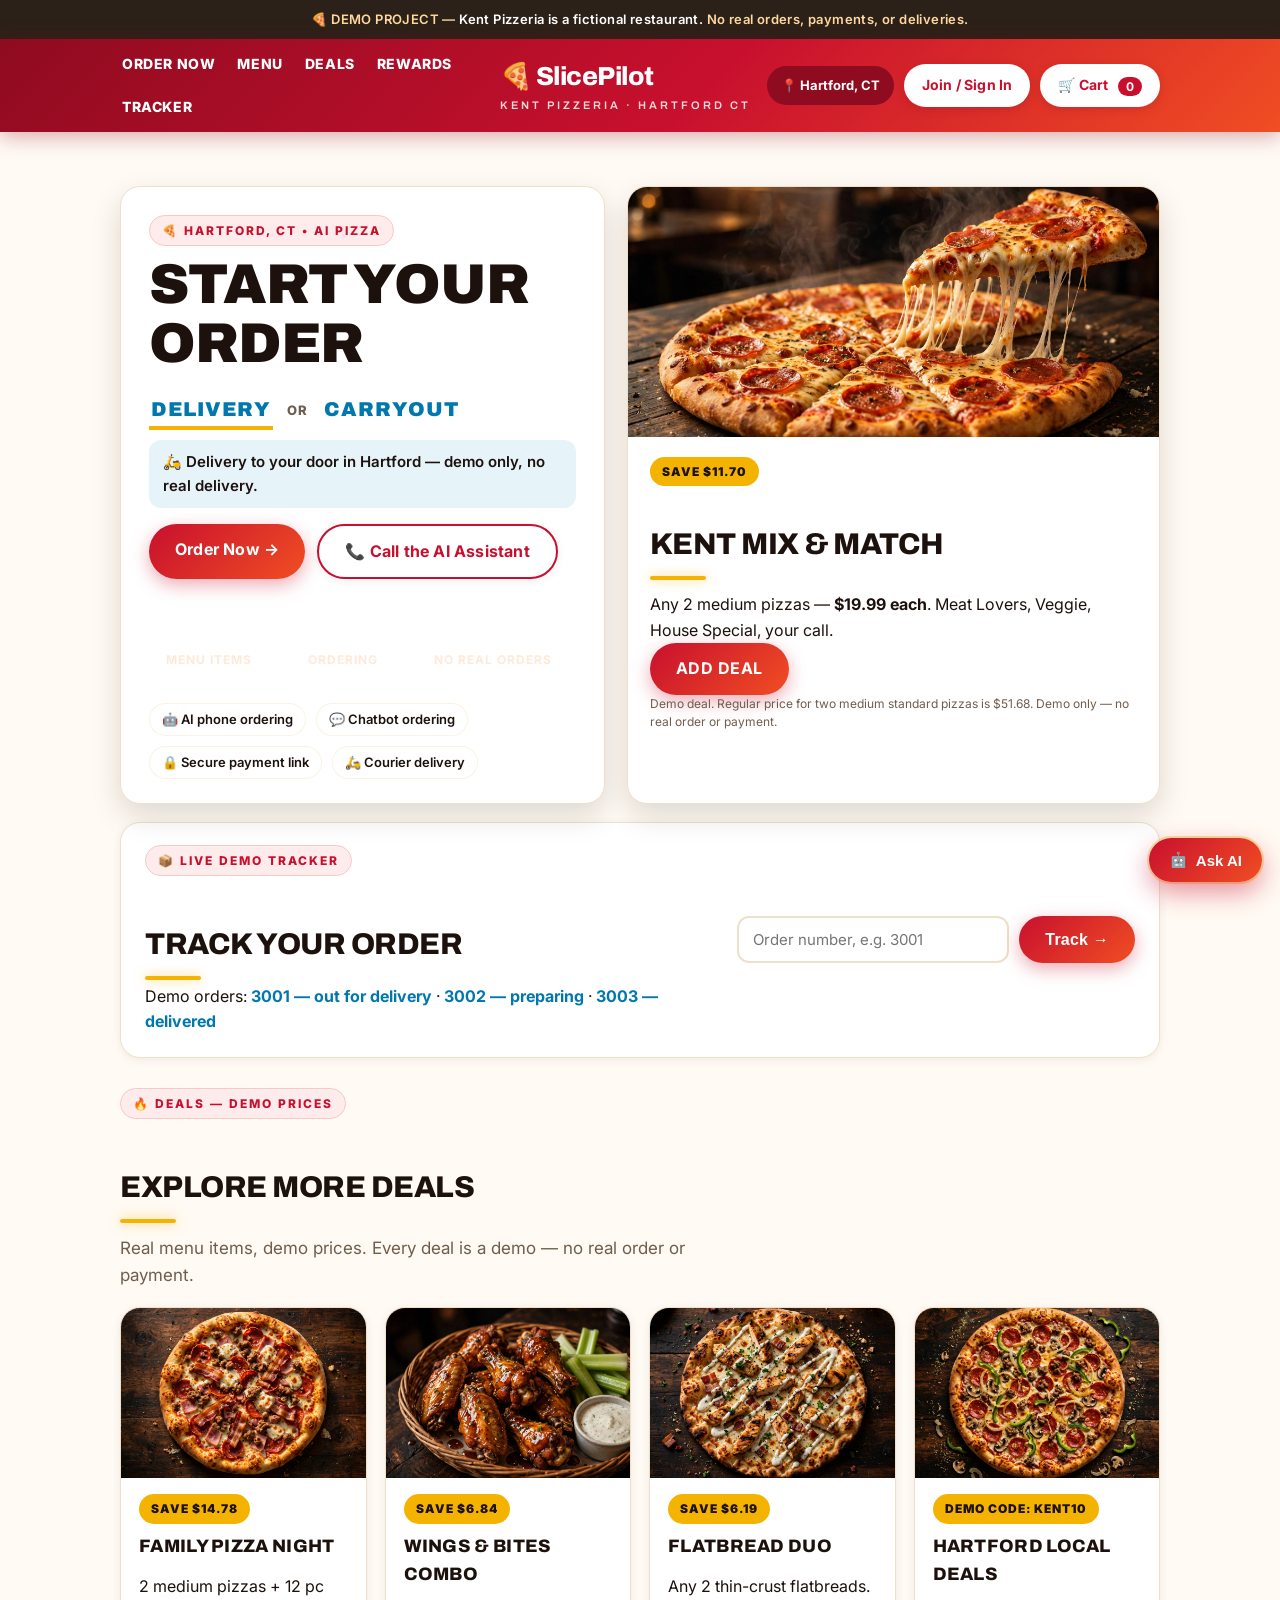
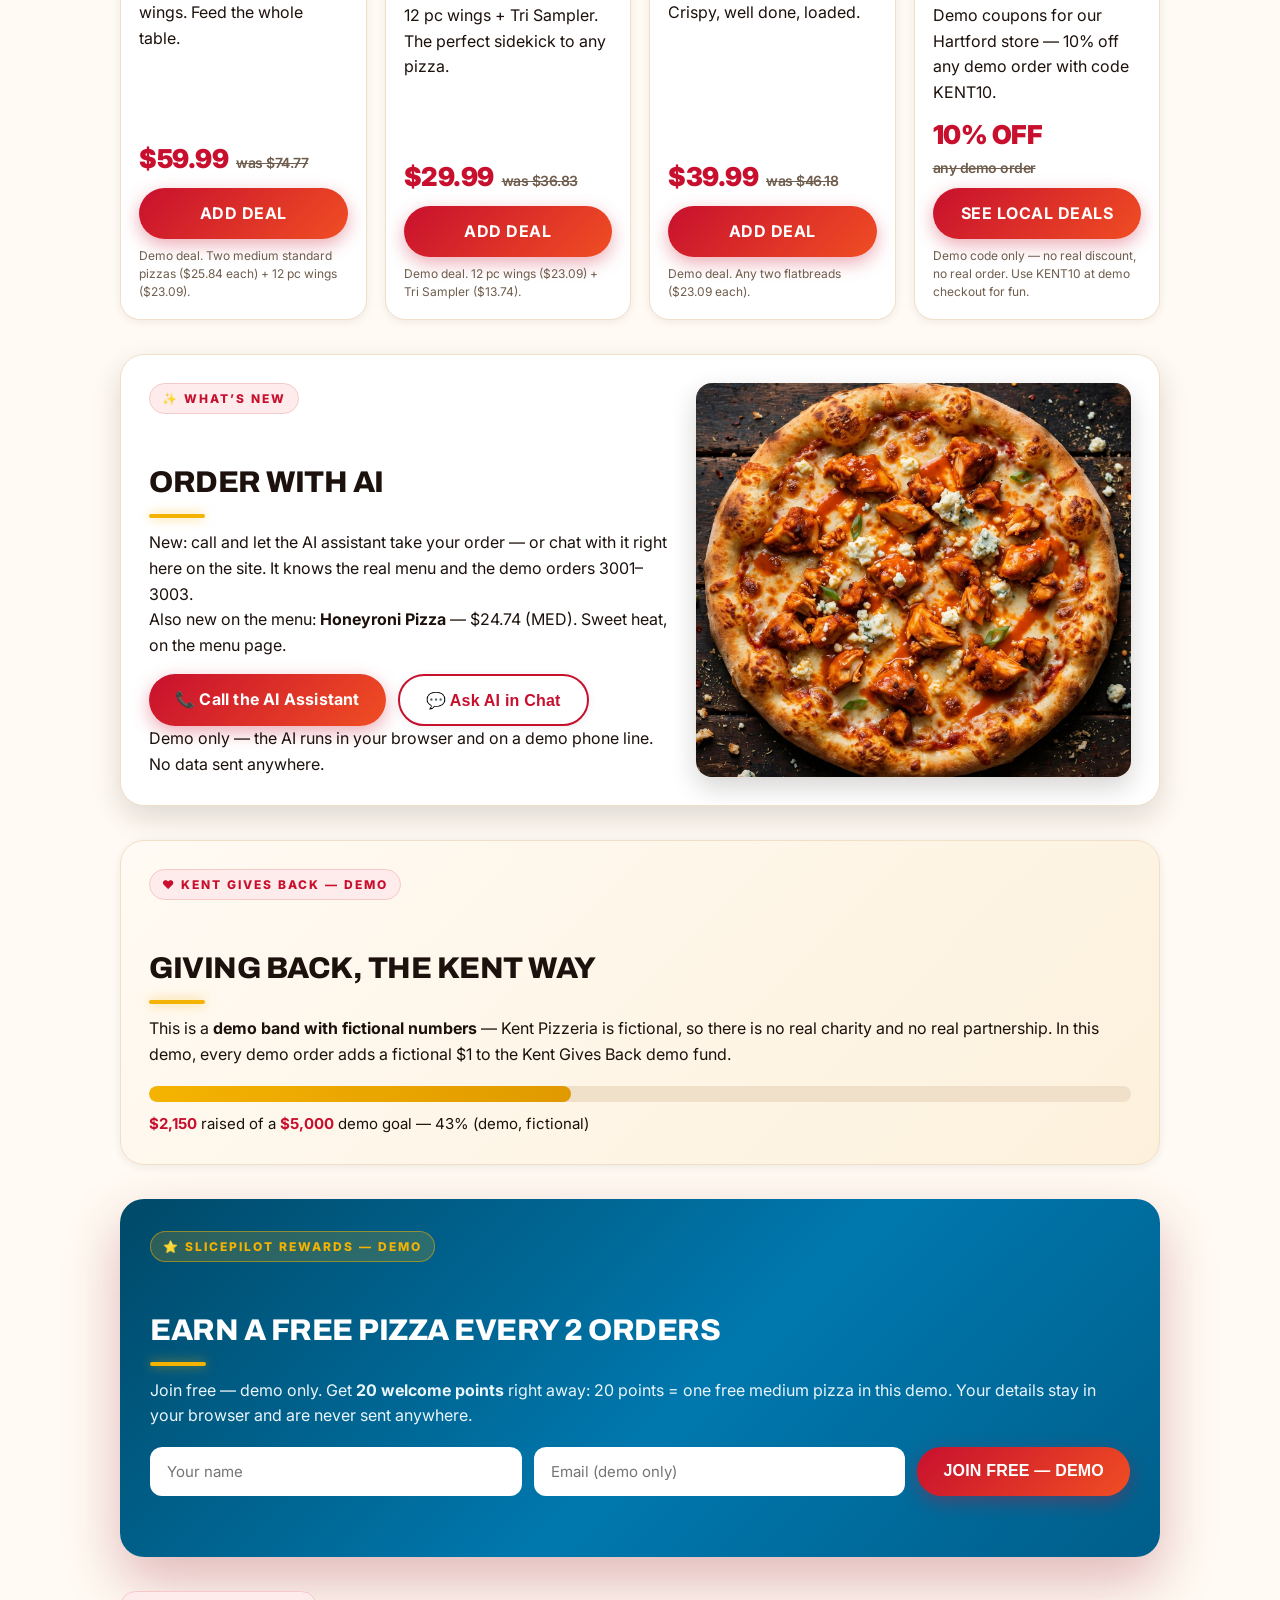
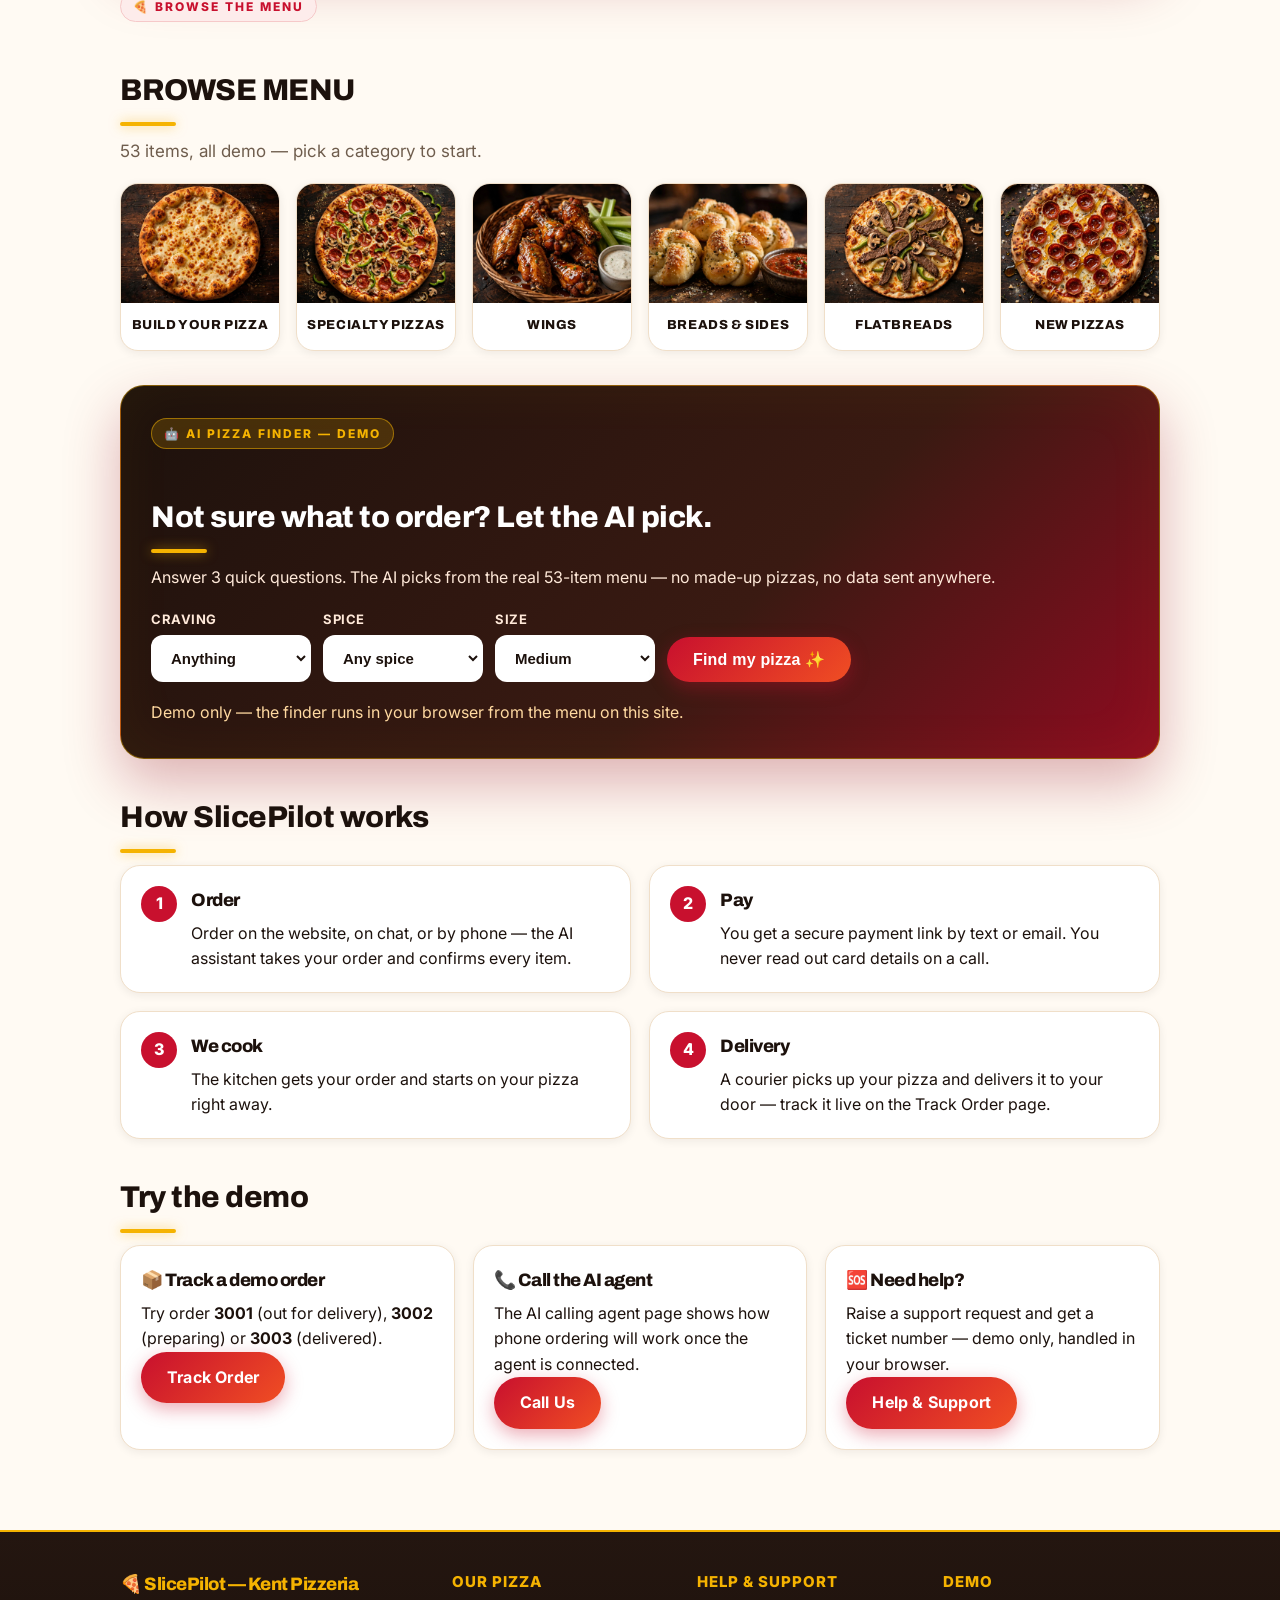
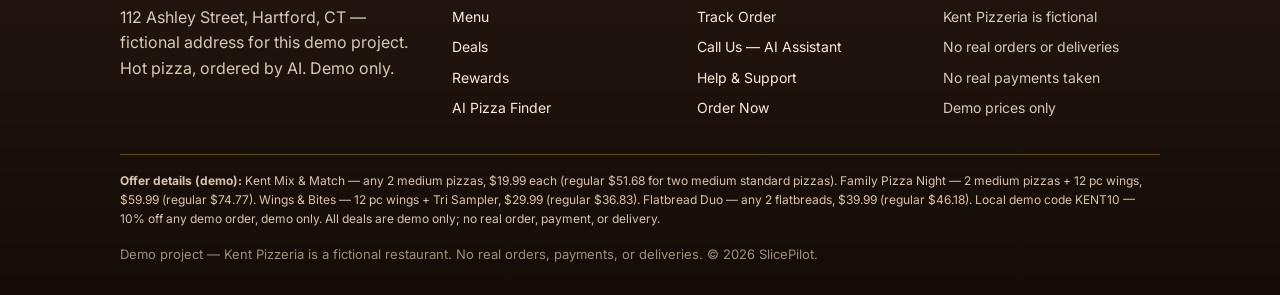
<file: index.html>
<!DOCTYPE html>
<html lang="en">
<head>
<meta charset="UTF-8">
<meta name="viewport" content="width=device-width, initial-scale=1.0">
<title>SlicePilot — Kent Pizzeria | AI Pizza Delivery, Hartford CT (Demo)</title>
<link rel="preconnect" href="https://fonts.googleapis.com">
<link rel="preconnect" href="https://fonts.gstatic.com" crossorigin>
<link href="https://fonts.googleapis.com/css2?family=Archivo:wght@700;800;900&family=Inter:wght@400;500;600;700;800&display=swap" rel="stylesheet">
<link rel="stylesheet" href="style.css">
</head>
<body>
<div class="demo-banner">🍕 DEMO PROJECT — <span>Kent Pizzeria is a fictional restaurant.</span> No real orders, payments, or deliveries.</div>

<header class="site-header">
  <nav class="nav">
    <ul class="nav-links">
      <li><a href="#order-start">Order Now</a></li>
      <li><a href="menu.html">Menu</a></li>
      <li><a href="#deals">Deals</a></li>
      <li><a href="#rewards">Rewards</a></li>
      <li><a href="track-order.html">Tracker</a></li>
    </ul>
    <a class="logo" href="index.html">🍕 SlicePilot<small>Kent Pizzeria · Hartford CT</small></a>
    <div class="header-actions">
      <span class="location-pill">📍 Hartford, CT</span>
      <a class="btn header-join" id="rewardsBtn" href="#rewards">Join / Sign In</a>
      <a class="btn header-cart" href="checkout.html">🛒 Cart <span class="cart-badge" id="cartCount">0</span></a>
    </div>
  </nav>
</header>

<main class="container">

  <!-- ============ ORDER HERO ============ -->
  <section class="order-hero" id="order-start">
    <div class="order-card">
      <span class="eyebrow">🍕 Hartford, CT • AI Pizza</span>
      <h1>START YOUR<br>ORDER</h1>
      <div class="order-tabs" role="group" aria-label="Order type">
        <button type="button" class="order-tab active" id="orderTabDelivery" aria-pressed="true">DELIVERY</button>
        <span class="order-or">OR</span>
        <button type="button" class="order-tab" id="orderTabCarryout" aria-pressed="false">CARRYOUT</button>
      </div>
      <p class="order-note" id="orderModeNote">🛵 Delivery to your door in Hartford — demo only, no real delivery.</p>
      <div class="order-actions">
        <a class="btn" href="menu.html">Order Now →</a>
        <a class="btn secondary" href="call.html">📞 Call the AI Assistant</a>
      </div>
      <div class="hero-stats">
        <div><strong>53</strong><span>Menu items</span></div>
        <div><strong>AI</strong><span>Ordering</span></div>
        <div><strong>Demo</strong><span>No real orders</span></div>
      </div>
      <div class="hero-badges">
        <span>🤖 AI phone ordering</span>
        <span>💬 Chatbot ordering</span>
        <span>🔒 Secure payment link</span>
        <span>🛵 Courier delivery</span>
      </div>
    </div>
    <div class="deal-banner">
      <img src="assets/hero-pizza.jpg" alt="Fresh pepperoni pizza with a melted cheese pull">
      <div class="deal-banner-content">
        <span class="deal-badge">SAVE $11.70</span>
        <h2>KENT MIX &amp; MATCH</h2>
        <p>Any 2 medium pizzas — <strong>$19.99 each</strong>. Meat Lovers, Veggie, House Special, your call.</p>
        <a class="btn deal-btn" href="menu.html#pizzas">ADD DEAL</a>
        <p class="deal-fine">Demo deal. Regular price for two medium standard pizzas is $51.68. Demo only — no real order or payment.</p>
      </div>
    </div>
  </section>

  <!-- ============ TRACKER STRIP ============ -->
  <section class="tracker-strip" aria-label="Track your order">
    <div class="tracker-text">
      <span class="eyebrow">📦 Live Demo Tracker</span>
      <h2>TRACK YOUR ORDER</h2>
      <p>Demo orders: <a href="track-order.html"><strong>3001</strong> — out for delivery</a> · <a href="track-order.html"><strong>3002</strong> — preparing</a> · <a href="track-order.html"><strong>3003</strong> — delivered</a></p>
    </div>
    <div class="tracker-form">
      <input id="trackerInput" type="text" inputmode="numeric" placeholder="Order number, e.g. 3001" aria-label="Order number">
      <button class="btn" id="trackerBtn" type="button">Track →</button>
    </div>
    <p class="hint" id="trackerNote" hidden></p>
  </section>

  <!-- ============ DEALS ============ -->
  <section class="deals" id="deals">
    <span class="eyebrow">🔥 Deals — Demo Prices</span>
    <h2>EXPLORE MORE DEALS</h2>
    <p class="lead">Real menu items, demo prices. Every deal is a demo — no real order or payment.</p>
    <div class="deals-grid">
      <article class="deal-card">
        <img class="deal-img" src="assets/pizza-meat-lovers.jpg" alt="Meat Lovers Pizza">
        <div class="deal-body">
          <span class="deal-badge">SAVE $14.78</span>
          <h3>FAMILY PIZZA NIGHT</h3>
          <p class="deal-desc">2 medium pizzas + 12 pc wings. Feed the whole table.</p>
          <p class="deal-price">$59.99 <span class="deal-was">was $74.77</span></p>
          <a class="btn deal-btn" href="menu.html#pizzas">ADD DEAL</a>
          <p class="deal-fine">Demo deal. Two medium standard pizzas ($25.84 each) + 12 pc wings ($23.09).</p>
        </div>
      </article>
      <article class="deal-card">
        <img class="deal-img" src="assets/wings-bone-in.jpg" alt="Bone-in wings">
        <div class="deal-body">
          <span class="deal-badge">SAVE $6.84</span>
          <h3>WINGS &amp; BITES COMBO</h3>
          <p class="deal-desc">12 pc wings + Tri Sampler. The perfect sidekick to any pizza.</p>
          <p class="deal-price">$29.99 <span class="deal-was">was $36.83</span></p>
          <a class="btn deal-btn" href="menu.html#wings">ADD DEAL</a>
          <p class="deal-fine">Demo deal. 12 pc wings ($23.09) + Tri Sampler ($13.74).</p>
        </div>
      </article>
      <article class="deal-card">
        <img class="deal-img" src="assets/flatbread-chicken-bacon-ranch.jpg" alt="Chicken Bacon Ranch Flatbread">
        <div class="deal-body">
          <span class="deal-badge">SAVE $6.19</span>
          <h3>FLATBREAD DUO</h3>
          <p class="deal-desc">Any 2 thin-crust flatbreads. Crispy, well done, loaded.</p>
          <p class="deal-price">$39.99 <span class="deal-was">was $46.18</span></p>
          <a class="btn deal-btn" href="menu.html#flatbreads">ADD DEAL</a>
          <p class="deal-fine">Demo deal. Any two flatbreads ($23.09 each).</p>
        </div>
      </article>
      <article class="deal-card">
        <img class="deal-img" src="assets/pizza-house-special.jpg" alt="House Special Pizza">
        <div class="deal-body">
          <span class="deal-badge">DEMO CODE: KENT10</span>
          <h3>HARTFORD LOCAL DEALS</h3>
          <p class="deal-desc">Demo coupons for our Hartford store — 10% off any demo order with code KENT10.</p>
          <p class="deal-price">10% OFF <span class="deal-was">any demo order</span></p>
          <a class="btn deal-btn" href="menu.html">SEE LOCAL DEALS</a>
          <p class="deal-fine">Demo code only — no real discount, no real order. Use KENT10 at demo checkout for fun.</p>
        </div>
      </article>
    </div>
  </section>

  <!-- ============ WHAT'S NEW ============ -->
  <section class="whats-new">
    <div class="whats-new-text">
      <span class="eyebrow">✨ What&rsquo;s New</span>
      <h2>ORDER WITH AI</h2>
      <p>New: call and let the AI assistant take your order — or chat with it right here on the site. It knows the real menu and the demo orders 3001–3003.</p>
      <p>Also new on the menu: <strong>Honeyroni Pizza</strong> — $24.74 (MED). Sweet heat, on the menu page.</p>
      <div class="whats-new-actions">
        <a class="btn" href="call.html">📞 Call the AI Assistant</a>
        <button class="btn secondary" type="button" onclick="document.getElementById('aiChatBtn').click()">💬 Ask AI in Chat</button>
      </div>
      <p class="hint">Demo only — the AI runs in your browser and on a demo phone line. No data sent anywhere.</p>
    </div>
    <img class="whats-new-img" src="assets/pizza-buffalo-chicken-bleu.jpg" alt="Buffalo Chicken Chunky Bleu Cheese Pizza">
  </section>

  <!-- ============ KENT GIVES BACK (DEMO) ============ -->
  <section class="gives-band" aria-label="Kent Gives Back demo">
    <span class="eyebrow">❤️ Kent Gives Back — Demo</span>
    <h2>GIVING BACK, THE KENT WAY</h2>
    <p>This is a <strong>demo band with fictional numbers</strong> — Kent Pizzeria is fictional, so there is no real charity and no real partnership. In this demo, every demo order adds a fictional $1 to the Kent Gives Back demo fund.</p>
    <div class="gives-progress" role="progressbar" aria-valuenow="43" aria-valuemin="0" aria-valuemax="100" aria-label="Demo fundraising progress">
      <div class="gives-fill" style="width: 43%;"></div>
    </div>
    <p class="gives-numbers"><strong>$2,150</strong> raised of a <strong>$5,000</strong> demo goal — 43% (demo, fictional)</p>
  </section>

  <!-- ============ REWARDS ============ -->
  <section class="rewards-band" id="rewards">
    <div class="rewards-text">
      <span class="eyebrow">⭐ SlicePilot Rewards — Demo</span>
      <h2>EARN A FREE PIZZA EVERY 2 ORDERS</h2>
      <p>Join free — demo only. Get <strong>20 welcome points</strong> right away: 20 points = one free medium pizza in this demo. Your details stay in your browser and are never sent anywhere.</p>
    </div>
    <form class="rewards-form" id="rewardsForm">
      <input id="rewardsName" type="text" placeholder="Your name" autocomplete="name" aria-label="Your name">
      <input id="rewardsEmail" type="email" placeholder="Email (demo only)" autocomplete="email" aria-label="Email">
      <button class="btn" type="submit">JOIN FREE — DEMO</button>
    </form>
    <p class="rewards-msg" id="rewardsMsg" role="status"></p>
    <div class="rewards-welcome" id="rewardsWelcome" hidden>
      <p><strong id="rewardsWelcomeText"></strong></p>
      <button class="rewards-signout" id="rewardsSignOut" type="button">Sign out (demo)</button>
    </div>
  </section>

  <!-- ============ BROWSE MENU ============ -->
  <section class="browse-menu">
    <span class="eyebrow">🍕 Browse the Menu</span>
    <h2>BROWSE MENU</h2>
    <p class="lead">53 items, all demo — pick a category to start.</p>
    <div class="browse-grid">
      <a class="browse-tile" href="menu.html#all">
        <img src="assets/pizza-cheese.jpg" alt="Cheese Pizza">
        <span>BUILD YOUR PIZZA</span>
      </a>
      <a class="browse-tile" href="menu.html#pizzas">
        <img src="assets/pizza-house-special.jpg" alt="House Special Pizza">
        <span>SPECIALTY PIZZAS</span>
      </a>
      <a class="browse-tile" href="menu.html#wings">
        <img src="assets/wings-bone-in.jpg" alt="Bone-in wings">
        <span>WINGS</span>
      </a>
      <a class="browse-tile" href="menu.html#appetizers">
        <img src="assets/app-garlic-knots.jpg" alt="Garlic bread">
        <span>BREADS &amp; SIDES</span>
      </a>
      <a class="browse-tile" href="menu.html#flatbreads">
        <img src="assets/flatbread-classic.jpg" alt="Classic Flatbread">
        <span>FLATBREADS</span>
      </a>
      <a class="browse-tile" href="menu.html#pizzas">
        <img src="assets/pizza-honeyroni.jpg" alt="Honeyroni Pizza">
        <span>NEW PIZZAS</span>
      </a>
    </div>
  </section>

  <!-- ============ AI PIZZA FINDER (kept) ============ -->
  <section class="finder" id="ai-finder">
    <span class="eyebrow">🤖 AI Pizza Finder — Demo</span>
    <h2>Not sure what to order? Let the AI pick.</h2>
    <p>Answer 3 quick questions. The AI picks from the real 53-item menu — no made-up pizzas, no data sent anywhere.</p>
    <div class="finder-controls">
      <label>Craving
        <select id="finderCraving">
          <option value="any">Anything</option>
          <option value="meaty">Meaty</option>
          <option value="veggie">Veggie</option>
          <option value="cheesy">Extra cheesy</option>
          <option value="spicy">Spicy</option>
        </select>
      </label>
      <label>Spice
        <select id="finderSpice">
          <option value="any">Any spice</option>
          <option value="mild">Mild</option>
          <option value="medium">Medium</option>
          <option value="hot">Hot</option>
        </select>
      </label>
      <label>Size
        <select id="finderSize">
          <option value="MED">Medium</option>
          <option value="SM">Small</option>
          <option value="LG">Large</option>
          <option value="XL">Extra Large</option>
        </select>
      </label>
      <button class="btn" id="finderBtn" type="button">Find my pizza ✨</button>
    </div>
    <div id="finderResults" class="grid cols-3 finder-results" style="margin-top: 18px;"></div>
    <p class="hint">Demo only — the finder runs in your browser from the menu on this site.</p>
  </section>

  <!-- ============ HOW IT WORKS (kept) ============ -->
  <h2>How SlicePilot works</h2>
  <div class="grid cols-2 steps">
    <div class="card step"><span class="step-num">1</span><div><h3>Order</h3><p>Order on the website, on chat, or by phone — the AI assistant takes your order and confirms every item.</p></div></div>
    <div class="card step"><span class="step-num">2</span><div><h3>Pay</h3><p>You get a secure payment link by text or email. You never read out card details on a call.</p></div></div>
    <div class="card step"><span class="step-num">3</span><div><h3>We cook</h3><p>The kitchen gets your order and starts on your pizza right away.</p></div></div>
    <div class="card step"><span class="step-num">4</span><div><h3>Delivery</h3><p>A courier picks up your pizza and delivers it to your door — track it live on the Track Order page.</p></div></div>
  </div>

  <!-- ============ TRY THE DEMO (kept) ============ -->
  <h2>Try the demo</h2>
  <div class="grid cols-3">
    <div class="card">
      <h3>📦 Track a demo order</h3>
      <p>Try order <strong>3001</strong> (out for delivery), <strong>3002</strong> (preparing) or <strong>3003</strong> (delivered).</p>
      <p><a class="btn" href="track-order.html">Track Order</a></p>
    </div>
    <div class="card">
      <h3>📞 Call the AI agent</h3>
      <p>The AI calling agent page shows how phone ordering will work once the agent is connected.</p>
      <p><a class="btn" href="call.html">Call Us</a></p>
    </div>
    <div class="card">
      <h3>🆘 Need help?</h3>
      <p>Raise a support request and get a ticket number — demo only, handled in your browser.</p>
      <p><a class="btn" href="help.html">Help &amp; Support</a></p>
    </div>
  </div>
</main>

<footer>
  <div class="container">
    <div class="footer-cols">
      <div class="footer-col">
        <h3>🍕 SlicePilot — Kent Pizzeria</h3>
        <p>112 Ashley Street, Hartford, CT — fictional address for this demo project.</p>
        <p>Hot pizza, ordered by AI. Demo only.</p>
      </div>
      <div class="footer-col">
        <h4>Our Pizza</h4>
        <ul>
          <li><a href="menu.html">Menu</a></li>
          <li><a href="index.html#deals">Deals</a></li>
          <li><a href="index.html#rewards">Rewards</a></li>
          <li><a href="index.html#ai-finder">AI Pizza Finder</a></li>
        </ul>
      </div>
      <div class="footer-col">
        <h4>Help &amp; Support</h4>
        <ul>
          <li><a href="track-order.html">Track Order</a></li>
          <li><a href="call.html">Call Us — AI Assistant</a></li>
          <li><a href="help.html">Help &amp; Support</a></li>
          <li><a href="menu.html">Order Now</a></li>
        </ul>
      </div>
      <div class="footer-col">
        <h4>Demo</h4>
        <ul>
          <li>Kent Pizzeria is fictional</li>
          <li>No real orders or deliveries</li>
          <li>No real payments taken</li>
          <li>Demo prices only</li>
        </ul>
      </div>
    </div>
    <div class="footer-deals">
      <p><strong>Offer details (demo):</strong> Kent Mix &amp; Match — any 2 medium pizzas, $19.99 each (regular $51.68 for two medium standard pizzas). Family Pizza Night — 2 medium pizzas + 12 pc wings, $59.99 (regular $74.77). Wings &amp; Bites — 12 pc wings + Tri Sampler, $29.99 (regular $36.83). Flatbread Duo — any 2 flatbreads, $39.99 (regular $46.18). Local demo code KENT10 — 10% off any demo order, demo only. All deals are demo only; no real order, payment, or delivery.</p>
    </div>
    <p class="fineprint">Demo project — Kent Pizzeria is a fictional restaurant. No real orders, payments, or deliveries. © 2026 SlicePilot.</p>
  </div>
</footer>

<div class="ai-chat" id="aiChat">
  <button class="ai-chat-btn" id="aiChatBtn" type="button" aria-label="Chat with the AI assistant">🤖 <span>Ask AI</span></button>
  <div class="ai-chat-panel hidden" id="aiChatPanel">
    <div class="ai-chat-head"><strong>🍕 SlicePilot AI</strong><span>Demo — browser only</span><button id="aiChatClose" type="button" aria-label="Close chat">✕</button></div>
    <div class="ai-chat-body" id="aiChatBody"></div>
    <div class="ai-chat-chips">
      <button type="button" data-q="Find me a spicy pizza">🌶️ Spicy pizza</button>
      <button type="button" data-q="Track order 3001">📦 Track 3001</button>
      <button type="button" data-q="What wings do you have?">🍗 Wings</button>
      <button type="button" data-q="Help">🆘 Help</button>
    </div>
    <form class="ai-chat-form" id="aiChatForm"><input id="aiChatInput" type="text" placeholder="Ask about the menu, orders, help…" autocomplete="off"><button class="btn" type="submit">Send</button></form>
  </div>
</div>

<script src="menu.js"></script>
<script src="script.js"></script>
<script src="ai-assistant.js"></script>
<script>
/* Redesign — small inline behaviours (demo only).
   No data leaves the browser. */
(function () {
  /* --- Delivery / Carryout tabs --- */
  var delBtn = document.getElementById("orderTabDelivery");
  var carBtn = document.getElementById("orderTabCarryout");
  var note = document.getElementById("orderModeNote");
  function setMode(mode) {
    var isDelivery = mode === "delivery";
    delBtn.classList.toggle("active", isDelivery);
    carBtn.classList.toggle("active", !isDelivery);
    delBtn.setAttribute("aria-pressed", isDelivery ? "true" : "false");
    carBtn.setAttribute("aria-pressed", !isDelivery ? "true" : "false");
    note.textContent = isDelivery
      ? "🛵 Delivery to your door in Hartford — demo only, no real delivery."
      : "🏪 Pickup at 112 Ashley Street, Hartford, CT — demo only, no real pickup.";
  }
  if (delBtn && carBtn && note) {
    delBtn.addEventListener("click", function () { setMode("delivery"); });
    carBtn.addEventListener("click", function () { setMode("carryout"); });
  }

  /* --- SlicePilot Rewards (demo sign-in, browser only) --- */
  var KEY = "slicepilot_rewards";
  var form = document.getElementById("rewardsForm");
  var nameInput = document.getElementById("rewardsName");
  var emailInput = document.getElementById("rewardsEmail");
  var msg = document.getElementById("rewardsMsg");
  var welcome = document.getElementById("rewardsWelcome");
  var welcomeText = document.getElementById("rewardsWelcomeText");
  var signOut = document.getElementById("rewardsSignOut");
  var headerBtn = document.getElementById("rewardsBtn");
  function loadMember() {
    try { return JSON.parse(localStorage.getItem(KEY)) || null; } catch (e) { return null; }
  }
  function showMember(member) {
    var first = member.name.split(" ")[0];
    if (form) form.hidden = true;
    if (welcome) welcome.hidden = false;
    if (welcomeText) welcomeText.textContent = "Welcome back, " + member.name + " · " + member.pts + " pts — demo";
    if (headerBtn) headerBtn.textContent = "👋 " + first;
    if (msg) msg.textContent = "";
  }
  function showJoin() {
    if (form) form.hidden = false;
    if (welcome) welcome.hidden = true;
    if (headerBtn) headerBtn.textContent = "Join / Sign In";
    if (msg) msg.textContent = "";
  }
  if (form) {
    form.addEventListener("submit", function (e) {
      e.preventDefault();
      var name = (nameInput.value || "").trim();
      var email = (emailInput.value || "").trim();
      if (!name) { msg.textContent = "Tell us your name to join the demo rewards."; nameInput.focus(); return; }
      if (!email || email.indexOf("@") < 1) { msg.textContent = "Add a valid email — demo only, it stays in your browser."; emailInput.focus(); return; }
      var member = { name: name, email: email, pts: 20 };
      try { localStorage.setItem(KEY, JSON.stringify(member)); } catch (e) {}
      showMember(member);
    });
  }
  if (signOut) signOut.addEventListener("click", function () {
    try { localStorage.removeItem(KEY); } catch (e) {}
    showJoin();
  });
  var saved = loadMember();
  if (saved && saved.name) showMember(saved);

  /* --- Tracker strip --- */
  var trackInput = document.getElementById("trackerInput");
  var trackBtn = document.getElementById("trackerBtn");
  var trackNote = document.getElementById("trackerNote");
  function goTrack() {
    var v = (trackInput.value || "").trim();
    if (v === "3001" || v === "3002" || v === "3003") {
      window.location.href = "track-order.html";
    } else {
      trackNote.textContent = "Demo orders are 3001 (out for delivery), 3002 (preparing) and 3003 (delivered). Try one of those — or tap a link above.";
      trackNote.hidden = false;
      trackInput.focus();
    }
  }
  if (trackBtn && trackInput && trackNote) {
    trackBtn.addEventListener("click", goTrack);
    trackInput.addEventListener("keydown", function (e) {
      if (e.key === "Enter") { e.preventDefault(); goTrack(); }
    });
  }
})();
</script>
</body>
</html>
</file>
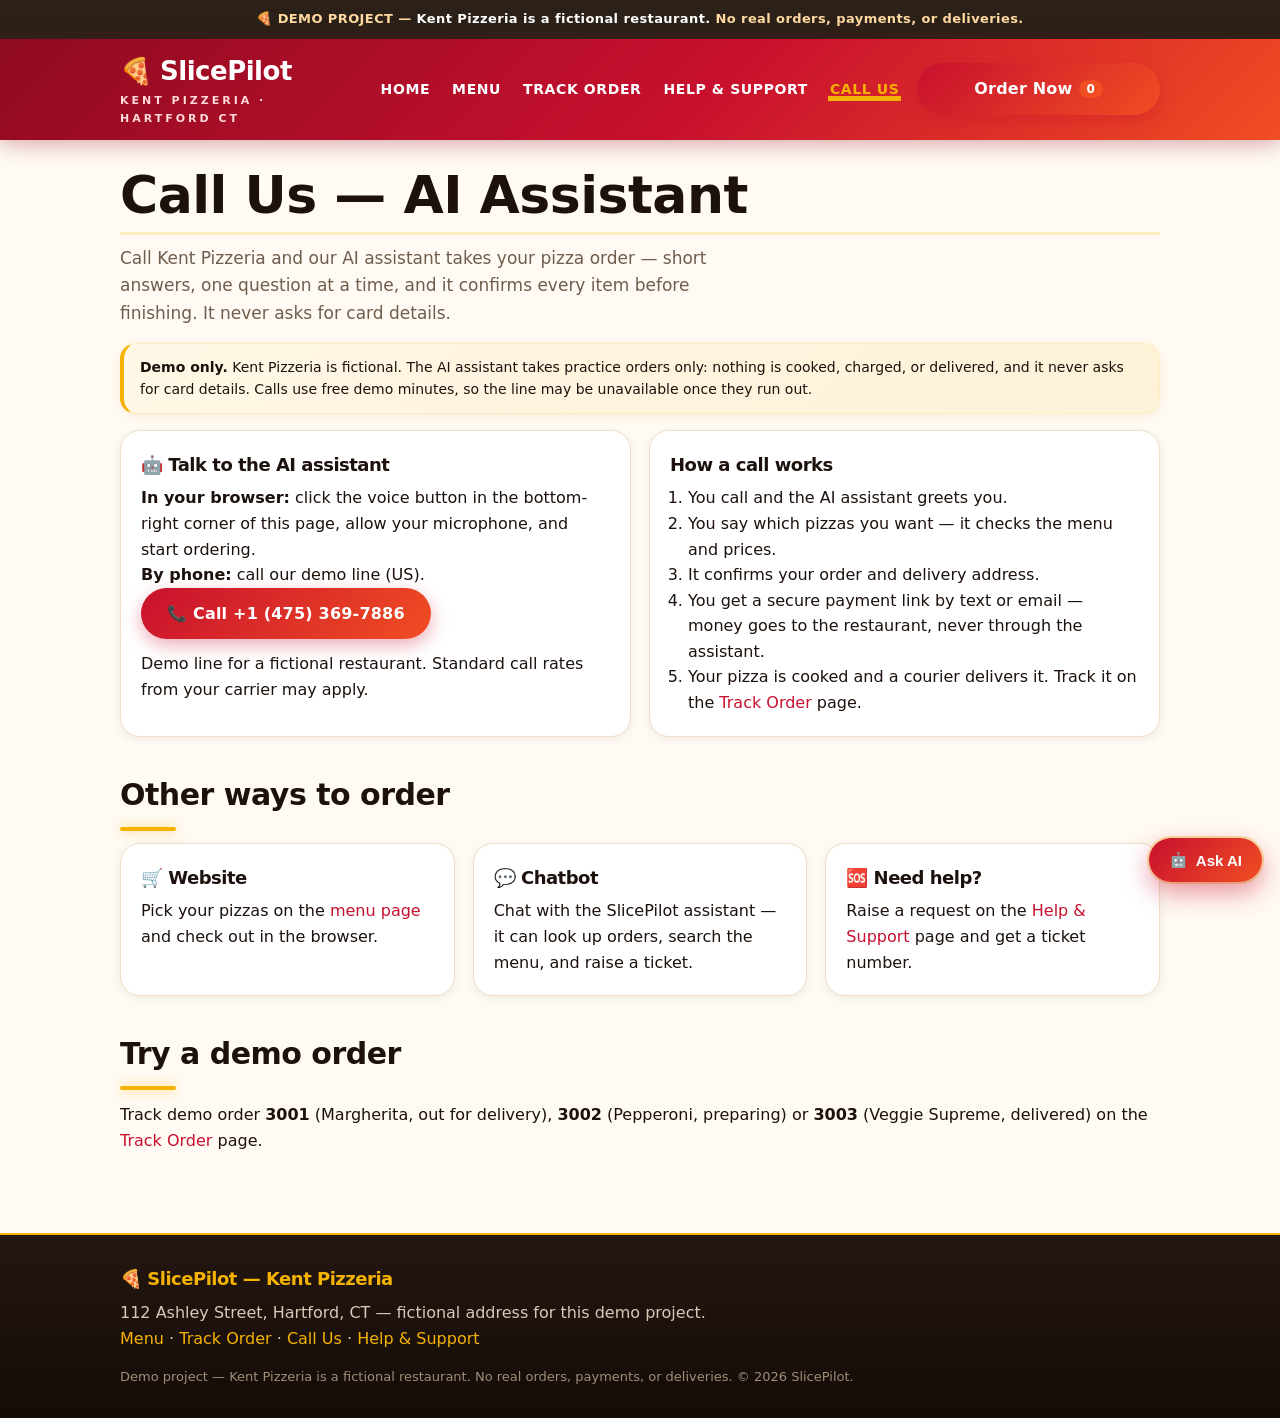
<file: call.html>
<!DOCTYPE html>
<html lang="en">
<head>
<meta charset="UTF-8">
<meta name="viewport" content="width=device-width, initial-scale=1.0">
<title>Call Us | SlicePilot — Kent Pizzeria (Demo)</title>
<link rel="stylesheet" href="style.css">
</head>
<body>
<div class="demo-banner">🍕 DEMO PROJECT — <span>Kent Pizzeria is a fictional restaurant.</span> No real orders, payments, or deliveries.</div>

<header>
  <nav class="nav">
    <a class="logo" href="index.html">🍕 SlicePilot<small>Kent Pizzeria · Hartford CT</small></a>
    <ul class="nav-links">
      <li><a href="index.html">Home</a></li>
      <li><a href="menu.html">Menu</a></li>
      <li><a href="track-order.html">Track Order</a></li>
      <li><a href="help.html">Help &amp; Support</a></li>
      <li><a href="call.html">Call Us</a></li>
    </ul>
    <a class="btn" href="menu.html">Order Now<span class="cart-badge" id="cartCount">0</span></a>
  </nav>
</header>

<main class="container">
  <h1>Call Us — AI Assistant</h1>
  <p class="lead">Call Kent Pizzeria and our AI assistant takes your pizza order — short answers, one question at a time, and it confirms every item before finishing. It never asks for card details.</p>

  <div class="section-note">
    <strong>Demo only.</strong> Kent Pizzeria is fictional. The AI assistant takes practice orders only: nothing is cooked, charged, or delivered, and it never asks for card details. Calls use free demo minutes, so the line may be unavailable once they run out.
  </div>

  <div class="grid cols-2">
    <div class="card">
      <h3>🤖 Talk to the AI assistant</h3>
      <p><strong>In your browser:</strong> click the voice button in the bottom-right corner of this page, allow your microphone, and start ordering.</p>
      <p><strong>By phone:</strong> call our demo line (US).</p>
      <a class="btn" href="tel:+14753697886">📞 Call +1 (475) 369-7886</a>
      <p class="fineprint" style="margin-top: 12px;">Demo line for a fictional restaurant. Standard call rates from your carrier may apply.</p>
    </div>
    <div class="card">
      <h3>How a call works</h3>
      <ol style="margin-left: 18px;">
        <li>You call and the AI assistant greets you.</li>
        <li>You say which pizzas you want — it checks the menu and prices.</li>
        <li>It confirms your order and delivery address.</li>
        <li>You get a secure payment link by text or email — money goes to the restaurant, never through the assistant.</li>
        <li>Your pizza is cooked and a courier delivers it. Track it on the <a href="track-order.html">Track Order</a> page.</li>
      </ol>
    </div>
  </div>

  <h2>Other ways to order</h2>
  <div class="grid cols-3">
    <div class="card"><h3>🛒 Website</h3><p>Pick your pizzas on the <a href="menu.html">menu page</a> and check out in the browser.</p></div>
    <div class="card"><h3>💬 Chatbot</h3><p>Chat with the SlicePilot assistant — it can look up orders, search the menu, and raise a ticket.</p></div>
    <div class="card"><h3>🆘 Need help?</h3><p>Raise a request on the <a href="help.html">Help &amp; Support</a> page and get a ticket number.</p></div>
  </div>

  <h2>Try a demo order</h2>
  <p>Track demo order <strong>3001</strong> (Margherita, out for delivery), <strong>3002</strong> (Pepperoni, preparing) or <strong>3003</strong> (Veggie Supreme, delivered) on the <a href="track-order.html">Track Order</a> page.</p>
</main>

<footer>
  <div class="container">
    <h3>🍕 SlicePilot — Kent Pizzeria</h3>
    <p>112 Ashley Street, Hartford, CT — fictional address for this demo project.</p>
    <p><a href="menu.html">Menu</a> · <a href="track-order.html">Track Order</a> · <a href="call.html">Call Us</a> · <a href="help.html">Help &amp; Support</a></p>
    <p class="fineprint">Demo project — Kent Pizzeria is a fictional restaurant. No real orders, payments, or deliveries. © 2026 SlicePilot.</p>
  </div>
</footer>

<div class="ai-chat" id="aiChat">
  <button class="ai-chat-btn" id="aiChatBtn" type="button" aria-label="Chat with the AI assistant">🤖 <span>Ask AI</span></button>
  <div class="ai-chat-panel hidden" id="aiChatPanel">
    <div class="ai-chat-head"><strong>🍕 SlicePilot AI</strong><span>Demo — browser only</span><button id="aiChatClose" type="button" aria-label="Close chat">✕</button></div>
    <div class="ai-chat-body" id="aiChatBody"></div>
    <div class="ai-chat-chips">
      <button type="button" data-q="Find me a spicy pizza">🌶️ Spicy pizza</button>
      <button type="button" data-q="Track order 3001">📦 Track 3001</button>
      <button type="button" data-q="What wings do you have?">🍗 Wings</button>
      <button type="button" data-q="Help">🆘 Help</button>
    </div>
    <form class="ai-chat-form" id="aiChatForm"><input id="aiChatInput" type="text" placeholder="Ask about the menu, orders, help…" autocomplete="off"><button class="btn" type="submit">Send</button></form>
  </div>
</div>

<script src="menu.js"></script>
<script src="script.js"></script>
<!-- LiveKit Agent Embed Widget: voice assistant launcher (agent kent-pizzeria) -->
<script src="https://cloud.livekit.io/embed-popup.js" data-lk-agent="CA_emshR9pkrvSL"></script>
<script src="ai-assistant.js"></script>
</body>
</html>
</file>
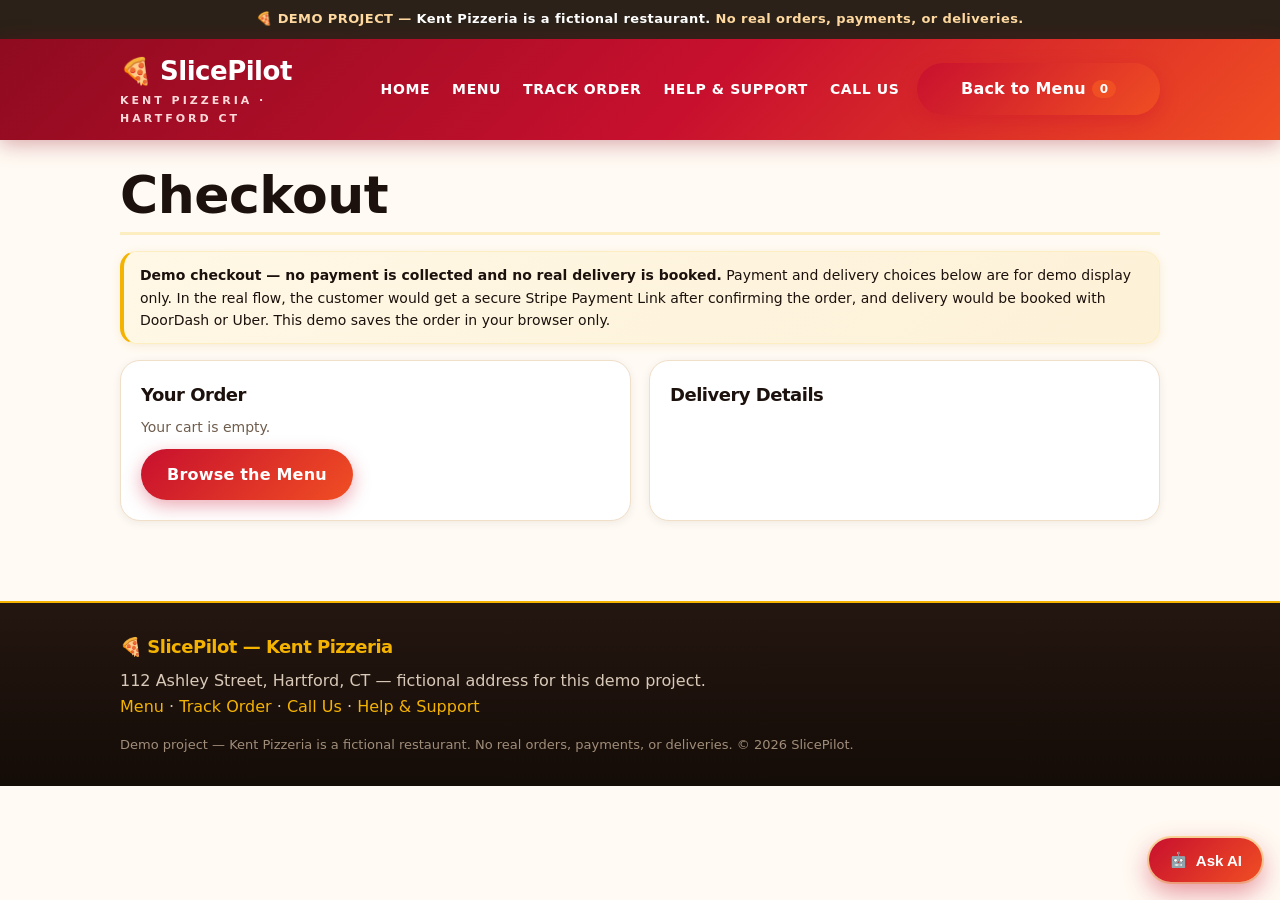
<file: checkout.html>
<!DOCTYPE html>
<html lang="en">
<head>
<meta charset="UTF-8">
<meta name="viewport" content="width=device-width, initial-scale=1.0">
<title>Checkout | SlicePilot — Kent Pizzeria (Demo)</title>
<link rel="stylesheet" href="style.css">
<style>
  .choice { display: block; border: 2px solid var(--line); border-radius: 12px; padding: 12px 14px; margin: 10px 0; cursor: pointer; background: var(--paper); }
  .choice:hover { border-color: var(--red); }
  .choice input { margin-right: 8px; accent-color: var(--red); }
  .choice strong { font-size: 15px; }
  .choice span { display: block; font-size: 13px; color: var(--muted); margin-top: 3px; margin-left: 26px; }
  .choice .badge-demo { display: inline-block; font-size: 11px; font-weight: 800; text-transform: uppercase; letter-spacing: .04em; background: var(--cream); border: 1px solid var(--line); border-radius: 999px; padding: 2px 8px; margin-left: 6px; color: var(--muted); vertical-align: middle; }
  .demo-total { font-weight: 800; display: flex; justify-content: space-between; border-top: 2px solid var(--line); margin-top: 12px; padding-top: 10px; }
</style>
</head>
<body>
<div class="demo-banner">🍕 DEMO PROJECT — <span>Kent Pizzeria is a fictional restaurant.</span> No real orders, payments, or deliveries.</div>

<header>
  <nav class="nav">
    <a class="logo" href="index.html">🍕 SlicePilot<small>Kent Pizzeria · Hartford CT</small></a>
    <ul class="nav-links">
      <li><a href="index.html">Home</a></li>
      <li><a href="menu.html">Menu</a></li>
      <li><a href="track-order.html">Track Order</a></li>
      <li><a href="help.html">Help &amp; Support</a></li>
      <li><a href="call.html">Call Us</a></li>
    </ul>
    <a class="btn" href="menu.html">Back to Menu<span class="cart-badge" id="cartCount">0</span></a>
  </nav>
</header>

<main class="container">
  <h1>Checkout</h1>

  <div class="section-note">
    <strong>Demo checkout — no payment is collected and no real delivery is booked.</strong> Payment and delivery choices below are for demo display only. In the real flow, the customer would get a secure Stripe Payment Link after confirming the order, and delivery would be booked with DoorDash or Uber. This demo saves the order in your browser only.
  </div>

  <div class="grid cols-2">
    <div class="card">
      <h3>Your Order</h3>
      <div id="checkoutSummary"></div>
      <div id="checkoutEmpty" class="hidden">
        <p class="cart-empty">Your cart is empty.</p>
        <p style="margin-top: 10px;"><a class="btn" href="menu.html">Browse the Menu</a></p>
      </div>
    </div>

    <div class="card">
      <h3>Delivery Details</h3>
      <form id="checkoutForm" class="form">
        <label for="custName">Your Name *</label>
        <input id="custName" type="text" required minlength="2" placeholder="Your name">

        <label for="custAddress">Delivery Address *</label>
        <textarea id="custAddress" rows="3" required placeholder="Street address"></textarea>

        <label for="custApt">Apt / Suite (optional)</label>
        <input id="custApt" type="text" autocomplete="off" maxlength="20" placeholder="Apt 2B">

        <label for="custCity">City *</label>
        <input id="custCity" type="text" required minlength="2" maxlength="50" placeholder="Hartford">

        <label for="custZip">ZIP Code *</label>
        <input id="custZip" type="text" inputmode="numeric" autocomplete="off" required pattern="[0-9]{5}(-[0-9]{4})?" maxlength="10" placeholder="e.g. 06105">

        <label for="custPhone">Phone (optional)</label>
        <input id="custPhone" type="tel" placeholder="Your phone number (optional)">

        <p style="margin-top: 16px;"><button class="btn" type="submit">Place Demo Order</button></p>
        <p class="hint">Demo only — no payment, no real delivery.</p>
      </form>

      <div id="orderConfirm" class="success-box hidden">
        <h3>✅ Demo order placed!</h3>
        <p>Your demo order number is <strong id="confirmOrderNumber"></strong></p>
        <p>Thank you, <span id="confirmName"></span> — this is a demo order, so nothing will actually be cooked or delivered.</p>
        <p>Payment (demo): <strong id="confirmPayment"></strong></p>
        <p>Delivery (demo): <strong id="confirmDelivery"></strong></p>
        <p>Billing address (demo): <strong id="confirmBilling"></strong></p>
        <p>City (demo): <strong id="confirmCity"></strong></p>
        <p>ZIP Code (demo): <strong id="confirmZip"></strong></p>
        <p id="confirmAptLine" class="hidden">Apt / Suite: <strong id="confirmApt"></strong></p>
        <p class="hint">No payment was collected and no DoorDash / Uber delivery was booked.</p>
        <p style="margin-top: 12px;">
          <a class="btn" href="track-order.html">Track Demo Orders</a>
          <a class="btn secondary" href="menu.html">Order More</a>
        </p>
      </div>
    </div>
  </div>

  <div class="grid cols-2" id="demoOptionsGrid" style="margin-top: 16px;">
    <div class="card">
      <h3>Payment <span class="badge-demo" style="display:inline-block;font-size:11px;font-weight:800;text-transform:uppercase;letter-spacing:.04em;background:var(--cream);border:1px solid var(--line);border-radius:999px;padding:2px 8px;margin-left:6px;color:var(--muted);vertical-align:middle;">Demo only</span></h3>
      <p class="hint">Demo only — use the test card below. Never enter a real card number here.</p>
      <label class="choice">
        <input type="radio" name="payMethod" value="Secure payment link" checked>
        <strong>🔒 Secure payment link</strong><span class="badge-demo">Recommended</span>
        <span>In the real flow, you would get a secure Stripe link by text / email after ordering, and pay on a secure page. No card details on a call.</span>
      </label>
      <label class="choice">
        <input type="radio" name="payMethod" value="Card">
        <strong>💳 Card</strong><span class="badge-demo">Demo only</span>
        <span>Demo only — pay with the test card below. Nothing is charged.</span>
      </label>
      <div id="cardFields" class="hidden">
        <p class="hint" style="margin-top: 10px;"><strong>Demo test card only:</strong> use 4242 4242 4242 4242, expiry 12/28, CVV 123. Never enter a real card. Nothing is charged, and card details are never saved or sent anywhere.</p>
        <div class="form">
          <label for="cardName">Name on card</label>
          <input id="cardName" type="text" autocomplete="off" placeholder="Demo Name">
          <label for="cardNumber">Card number</label>
          <input id="cardNumber" type="text" inputmode="numeric" autocomplete="off" placeholder="4242 4242 4242 4242" maxlength="19">
          <div style="display: flex; gap: 12px;">
            <div style="flex: 1;">
              <label for="cardExpiry">Expiry (MM/YY)</label>
              <input id="cardExpiry" type="text" inputmode="numeric" autocomplete="off" placeholder="12/28" maxlength="5">
            </div>
            <div style="flex: 1;">
              <label for="cardCvv">CVV</label>
              <input id="cardCvv" type="password" inputmode="numeric" autocomplete="off" placeholder="123" maxlength="4">
            </div>
          </div>
        </div>
      </div>
      <label class="choice">
        <input type="radio" name="payMethod" value="Pay at pickup">
        <strong>🏪 Pay at pickup</strong>
        <span>Demo only — pay at the counter when you would pick up. No real payment is taken.</span>
      </label>

      <h4 style="margin-top: 16px;">Billing Address <span style="display:inline-block;font-size:11px;font-weight:800;text-transform:uppercase;letter-spacing:.04em;background:var(--cream);border:1px solid var(--line);border-radius:999px;padding:2px 8px;margin-left:6px;color:var(--muted);vertical-align:middle;">Demo only</span></h4>
      <p class="hint">For billing address purpose — used with the card payment above. Demo only, no real charge.</p>
      <label class="choice">
        <input type="checkbox" id="billingSame" checked>
        <strong>Same as delivery address</strong>
        <span>Use the delivery street, apt, city and ZIP above as the billing address.</span>
      </label>
      <div id="billingFields" class="hidden">
        <div class="form">
          <label for="billAddress">Billing Street Address *</label>
          <textarea id="billAddress" rows="2" placeholder="Street address"></textarea>
          <label for="billApt">Apt / Suite (optional)</label>
          <input id="billApt" type="text" autocomplete="off" maxlength="20" placeholder="Apt 2B">
          <label for="billCity">City *</label>
          <input id="billCity" type="text" maxlength="50" placeholder="Hartford">
          <label for="billZip">ZIP Code *</label>
          <input id="billZip" type="text" inputmode="numeric" autocomplete="off" maxlength="10" placeholder="e.g. 06105">
        </div>
      </div>

      <div class="demo-total"><span>Total to pay (demo)</span><span id="paymentTotal">$0.00</span></div>
    </div>

    <div class="card">
      <h3>Delivery <span style="display:inline-block;font-size:11px;font-weight:800;text-transform:uppercase;letter-spacing:.04em;background:var(--cream);border:1px solid var(--line);border-radius:999px;padding:2px 8px;margin-left:6px;color:var(--muted);vertical-align:middle;">Demo only</span></h3>
      <p class="hint">Choose how delivery would work. Demo only — no real courier is booked.</p>
      <label class="choice">
        <input type="radio" name="deliveryProvider" value="DoorDash" checked>
        <strong>🛵 DoorDash</strong>
        <span>Demo only — in the real flow, the order would be sent to DoorDash for delivery. No real DoorDash order is placed here.</span>
      </label>
      <label class="choice">
        <input type="radio" name="deliveryProvider" value="Uber Eats">
        <strong>🚗 Uber Eats</strong>
        <span>Demo only — in the real flow, the order would be sent to Uber for delivery. No real Uber order is placed here.</span>
      </label>
      <p class="hint" style="margin-top: 12px;">Demo only: no courier will be dispatched, and the demo order will not be tracked by DoorDash or Uber.</p>
    </div>
  </div>
</main>

<footer>
  <div class="container">
    <h3>🍕 SlicePilot — Kent Pizzeria</h3>
    <p>112 Ashley Street, Hartford, CT — fictional address for this demo project.</p>
    <p><a href="menu.html">Menu</a> · <a href="track-order.html">Track Order</a> · <a href="call.html">Call Us</a> · <a href="help.html">Help &amp; Support</a></p>
    <p class="fineprint">Demo project — Kent Pizzeria is a fictional restaurant. No real orders, payments, or deliveries. © 2026 SlicePilot.</p>
  </div>
</footer>

<div class="ai-chat" id="aiChat">
  <button class="ai-chat-btn" id="aiChatBtn" type="button" aria-label="Chat with the AI assistant">🤖 <span>Ask AI</span></button>
  <div class="ai-chat-panel hidden" id="aiChatPanel">
    <div class="ai-chat-head"><strong>🍕 SlicePilot AI</strong><span>Demo — browser only</span><button id="aiChatClose" type="button" aria-label="Close chat">✕</button></div>
    <div class="ai-chat-body" id="aiChatBody"></div>
    <div class="ai-chat-chips">
      <button type="button" data-q="Find me a spicy pizza">🌶️ Spicy pizza</button>
      <button type="button" data-q="Track order 3001">📦 Track 3001</button>
      <button type="button" data-q="What wings do you have?">🍗 Wings</button>
      <button type="button" data-q="Help">🆘 Help</button>
    </div>
    <form class="ai-chat-form" id="aiChatForm"><input id="aiChatInput" type="text" placeholder="Ask about the menu, orders, help…" autocomplete="off"><button class="btn" type="submit">Send</button></form>
  </div>
</div>

<script src="menu.js"></script>
<script src="script.js"></script>
<script src="checkout.js"></script>
<script src="ai-assistant.js"></script>
</body>
</html>
</file>
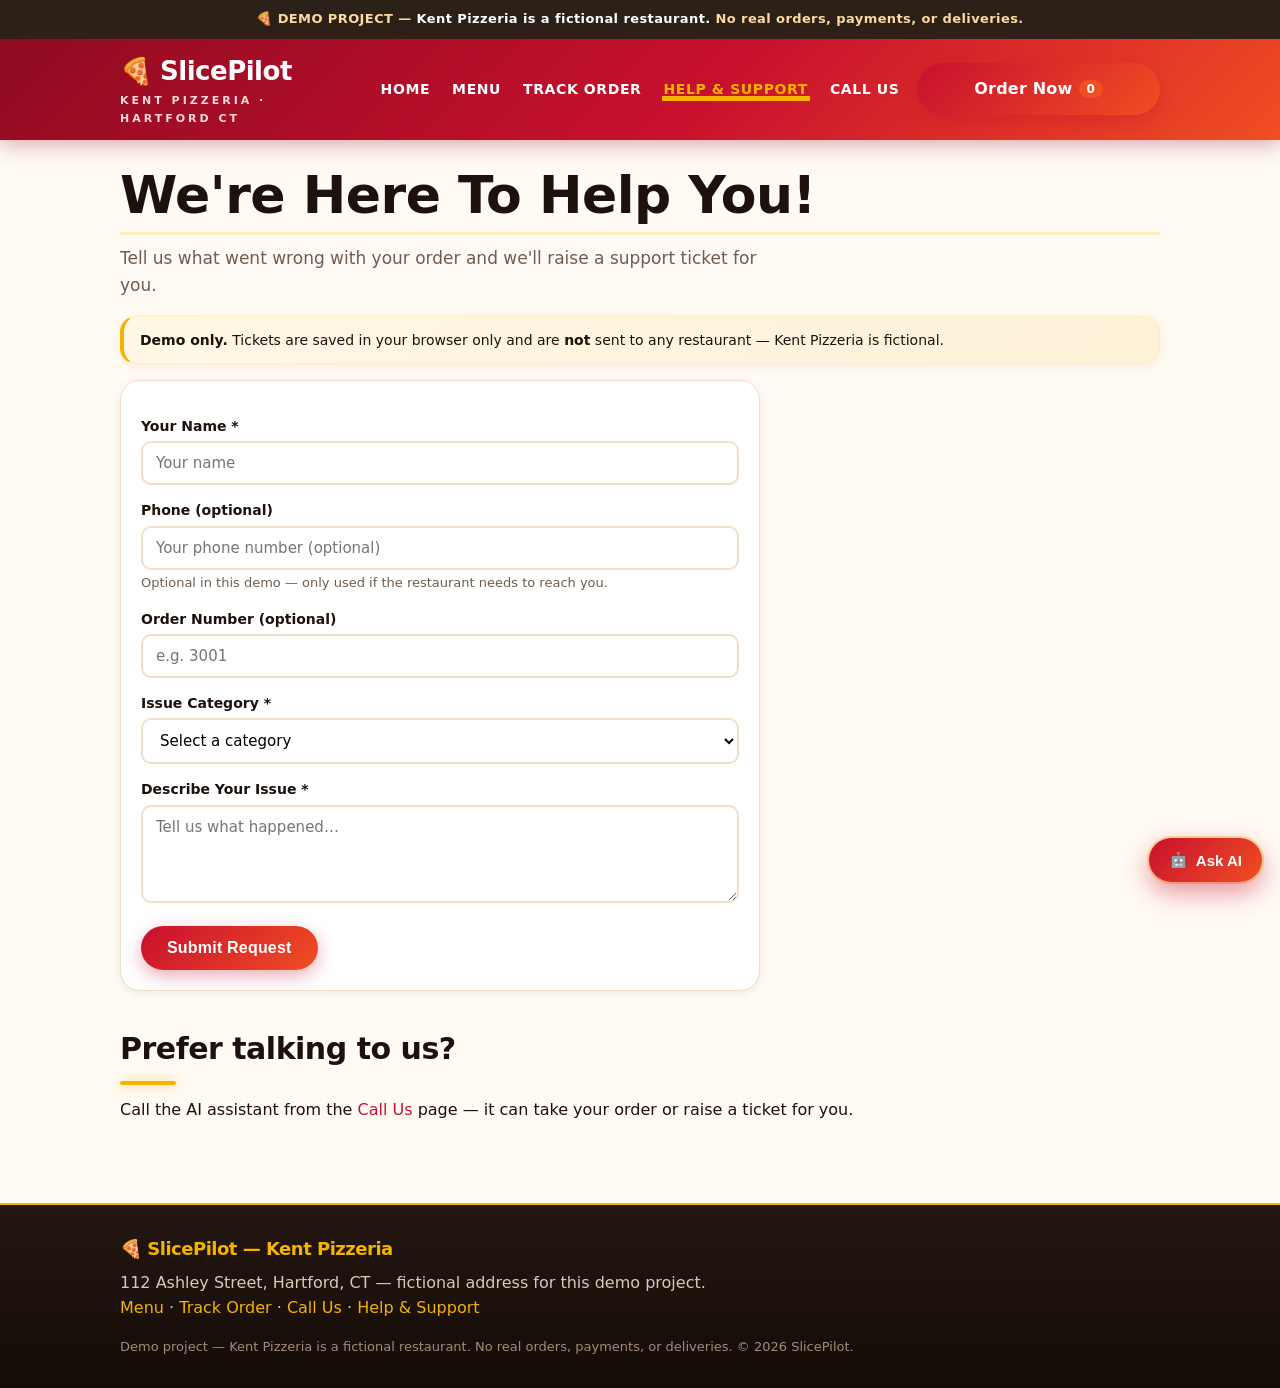
<file: help.html>
<!DOCTYPE html>
<html lang="en">
<head>
<meta charset="UTF-8">
<meta name="viewport" content="width=device-width, initial-scale=1.0">
<title>Help &amp; Support | SlicePilot — Kent Pizzeria (Demo)</title>
<link rel="stylesheet" href="style.css">
</head>
<body>
<div class="demo-banner">🍕 DEMO PROJECT — <span>Kent Pizzeria is a fictional restaurant.</span> No real orders, payments, or deliveries.</div>

<header>
  <nav class="nav">
    <a class="logo" href="index.html">🍕 SlicePilot<small>Kent Pizzeria · Hartford CT</small></a>
    <ul class="nav-links">
      <li><a href="index.html">Home</a></li>
      <li><a href="menu.html">Menu</a></li>
      <li><a href="track-order.html">Track Order</a></li>
      <li><a href="help.html">Help &amp; Support</a></li>
      <li><a href="call.html">Call Us</a></li>
    </ul>
    <a class="btn" href="menu.html">Order Now<span class="cart-badge" id="cartCount">0</span></a>
  </nav>
</header>

<main class="container">
  <h1>We're Here To Help You!</h1>
  <p class="lead">Tell us what went wrong with your order and we'll raise a support ticket for you.</p>

  <div class="section-note">
    <strong>Demo only.</strong> Tickets are saved in your browser only and are <strong>not</strong> sent to any restaurant — Kent Pizzeria is fictional.
  </div>

  <div class="card" style="max-width: 640px;">
    <form id="supportForm" class="form">
      <label for="supName">Your Name *</label>
      <input id="supName" type="text" required minlength="2" placeholder="Your name">

      <label for="supPhone">Phone (optional)</label>
      <input id="supPhone" type="tel" placeholder="Your phone number (optional)">
      <p class="hint">Optional in this demo — only used if the restaurant needs to reach you.</p>

      <label for="supOrder">Order Number (optional)</label>
      <input id="supOrder" type="text" placeholder="e.g. 3001">

      <label for="supCategory">Issue Category *</label>
      <select id="supCategory" required>
        <option value="">Select a category</option>
        <option>Late Delivery</option>
        <option>Wrong Order</option>
        <option>Missing Items</option>
        <option>Food Quality</option>
        <option>Order Cancellation</option>
        <option>Payment Issue</option>
        <option>Other</option>
      </select>

      <label for="supDesc">Describe Your Issue *</label>
      <textarea id="supDesc" rows="4" required minlength="5" placeholder="Tell us what happened…"></textarea>

      <p style="margin-top: 16px;"><button class="btn" type="submit">Submit Request</button></p>
    </form>

    <div id="ticketSuccess" class="success-box hidden">
      <h3>✅ Request received!</h3>
      <p>Your ticket number is:</p>
      <p class="ticket" id="ticketNumber">#TKT-3001</p>
      <p><span id="ticketName"></span> — <span id="ticketCategory"></span></p>
      <p class="hint">Demo ticket — saved in your browser only, not sent to the restaurant.</p>
      <p style="margin-top: 12px;">
        <button class="btn secondary" id="copyTicket" type="button">Copy Ticket Number</button>
        <button class="btn ghost" id="anotherRequest" type="button">Submit Another Request</button>
      </p>
    </div>
  </div>

  <h2>Prefer talking to us?</h2>
  <p>Call the AI assistant from the <a href="call.html">Call Us</a> page — it can take your order or raise a ticket for you.</p>
</main>

<footer>
  <div class="container">
    <h3>🍕 SlicePilot — Kent Pizzeria</h3>
    <p>112 Ashley Street, Hartford, CT — fictional address for this demo project.</p>
    <p><a href="menu.html">Menu</a> · <a href="track-order.html">Track Order</a> · <a href="call.html">Call Us</a> · <a href="help.html">Help &amp; Support</a></p>
    <p class="fineprint">Demo project — Kent Pizzeria is a fictional restaurant. No real orders, payments, or deliveries. © 2026 SlicePilot.</p>
  </div>
</footer>

<div class="ai-chat" id="aiChat">
  <button class="ai-chat-btn" id="aiChatBtn" type="button" aria-label="Chat with the AI assistant">🤖 <span>Ask AI</span></button>
  <div class="ai-chat-panel hidden" id="aiChatPanel">
    <div class="ai-chat-head"><strong>🍕 SlicePilot AI</strong><span>Demo — browser only</span><button id="aiChatClose" type="button" aria-label="Close chat">✕</button></div>
    <div class="ai-chat-body" id="aiChatBody"></div>
    <div class="ai-chat-chips">
      <button type="button" data-q="Find me a spicy pizza">🌶️ Spicy pizza</button>
      <button type="button" data-q="Track order 3001">📦 Track 3001</button>
      <button type="button" data-q="What wings do you have?">🍗 Wings</button>
      <button type="button" data-q="Help">🆘 Help</button>
    </div>
    <form class="ai-chat-form" id="aiChatForm"><input id="aiChatInput" type="text" placeholder="Ask about the menu, orders, help…" autocomplete="off"><button class="btn" type="submit">Send</button></form>
  </div>
</div>

<script src="menu.js"></script>
<script src="script.js"></script>
<script src="help.js"></script>
<script src="ai-assistant.js"></script>
</body>
</html>
</file>
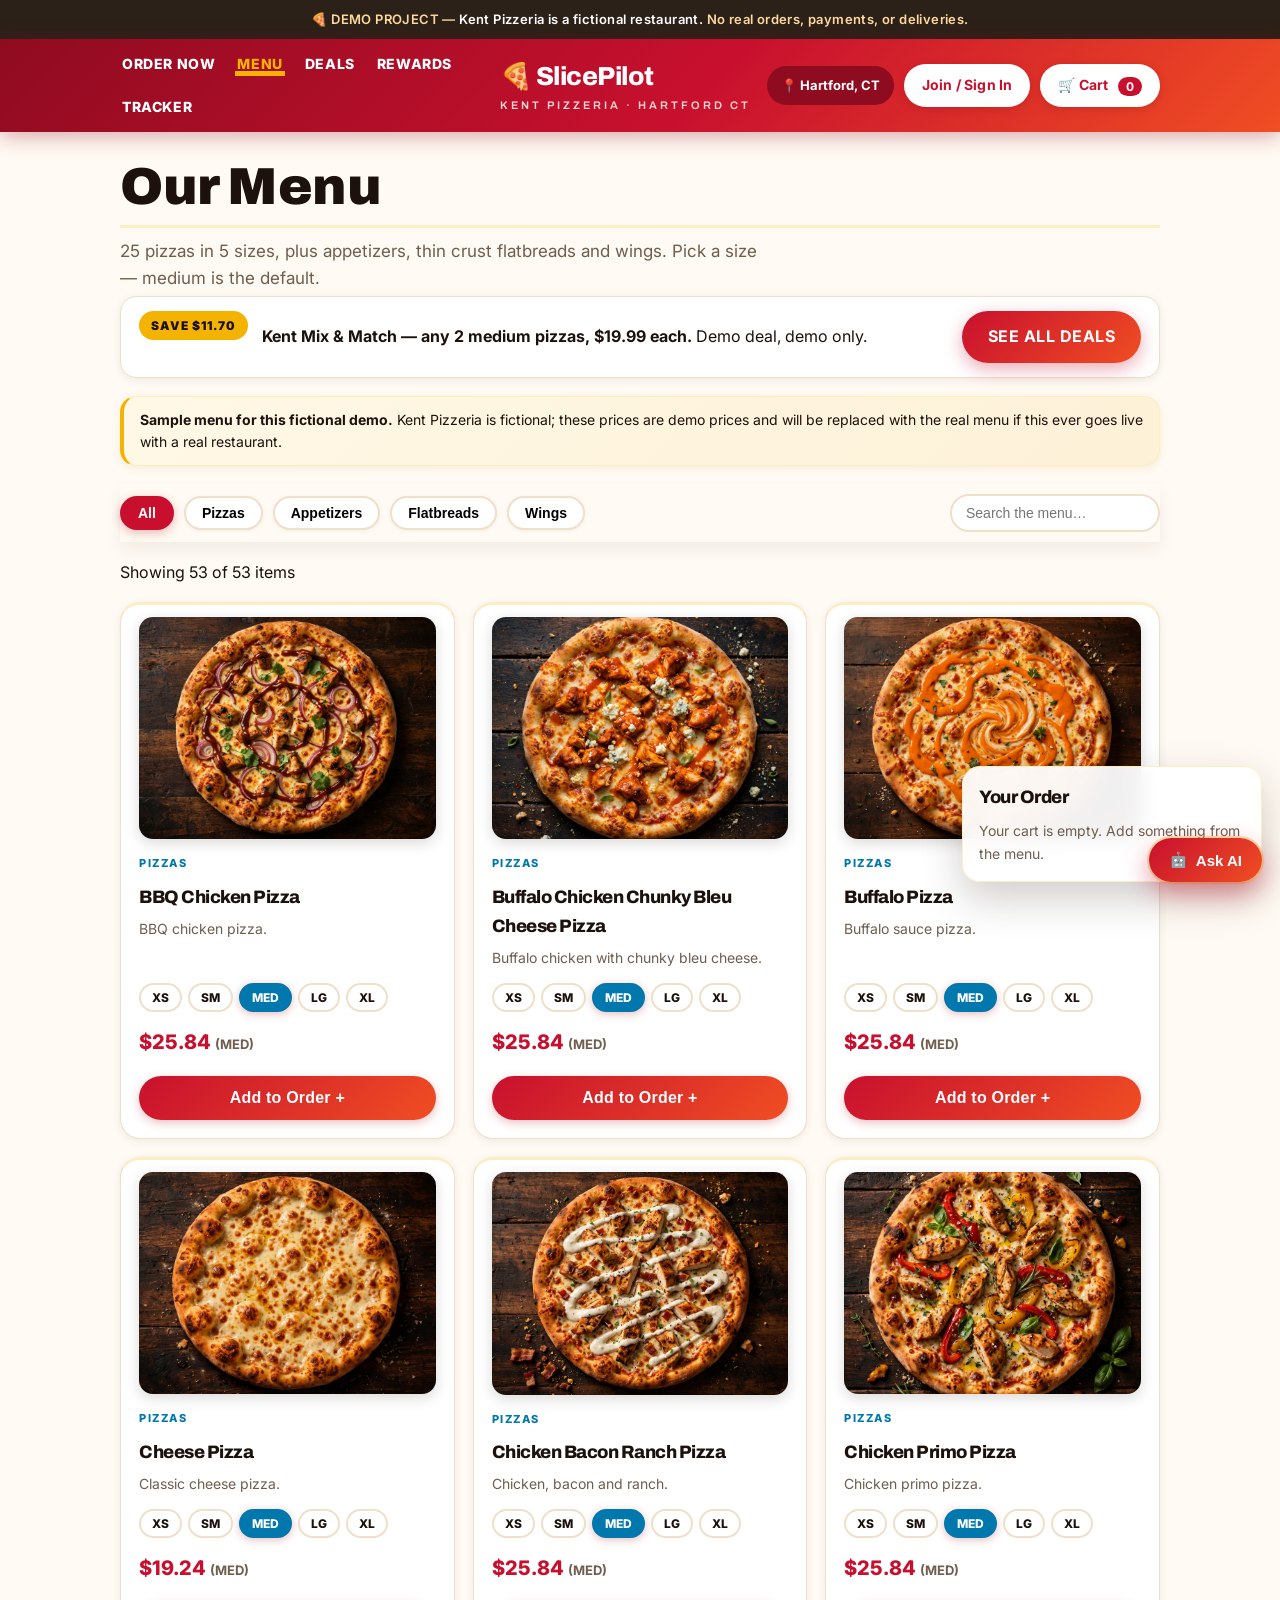
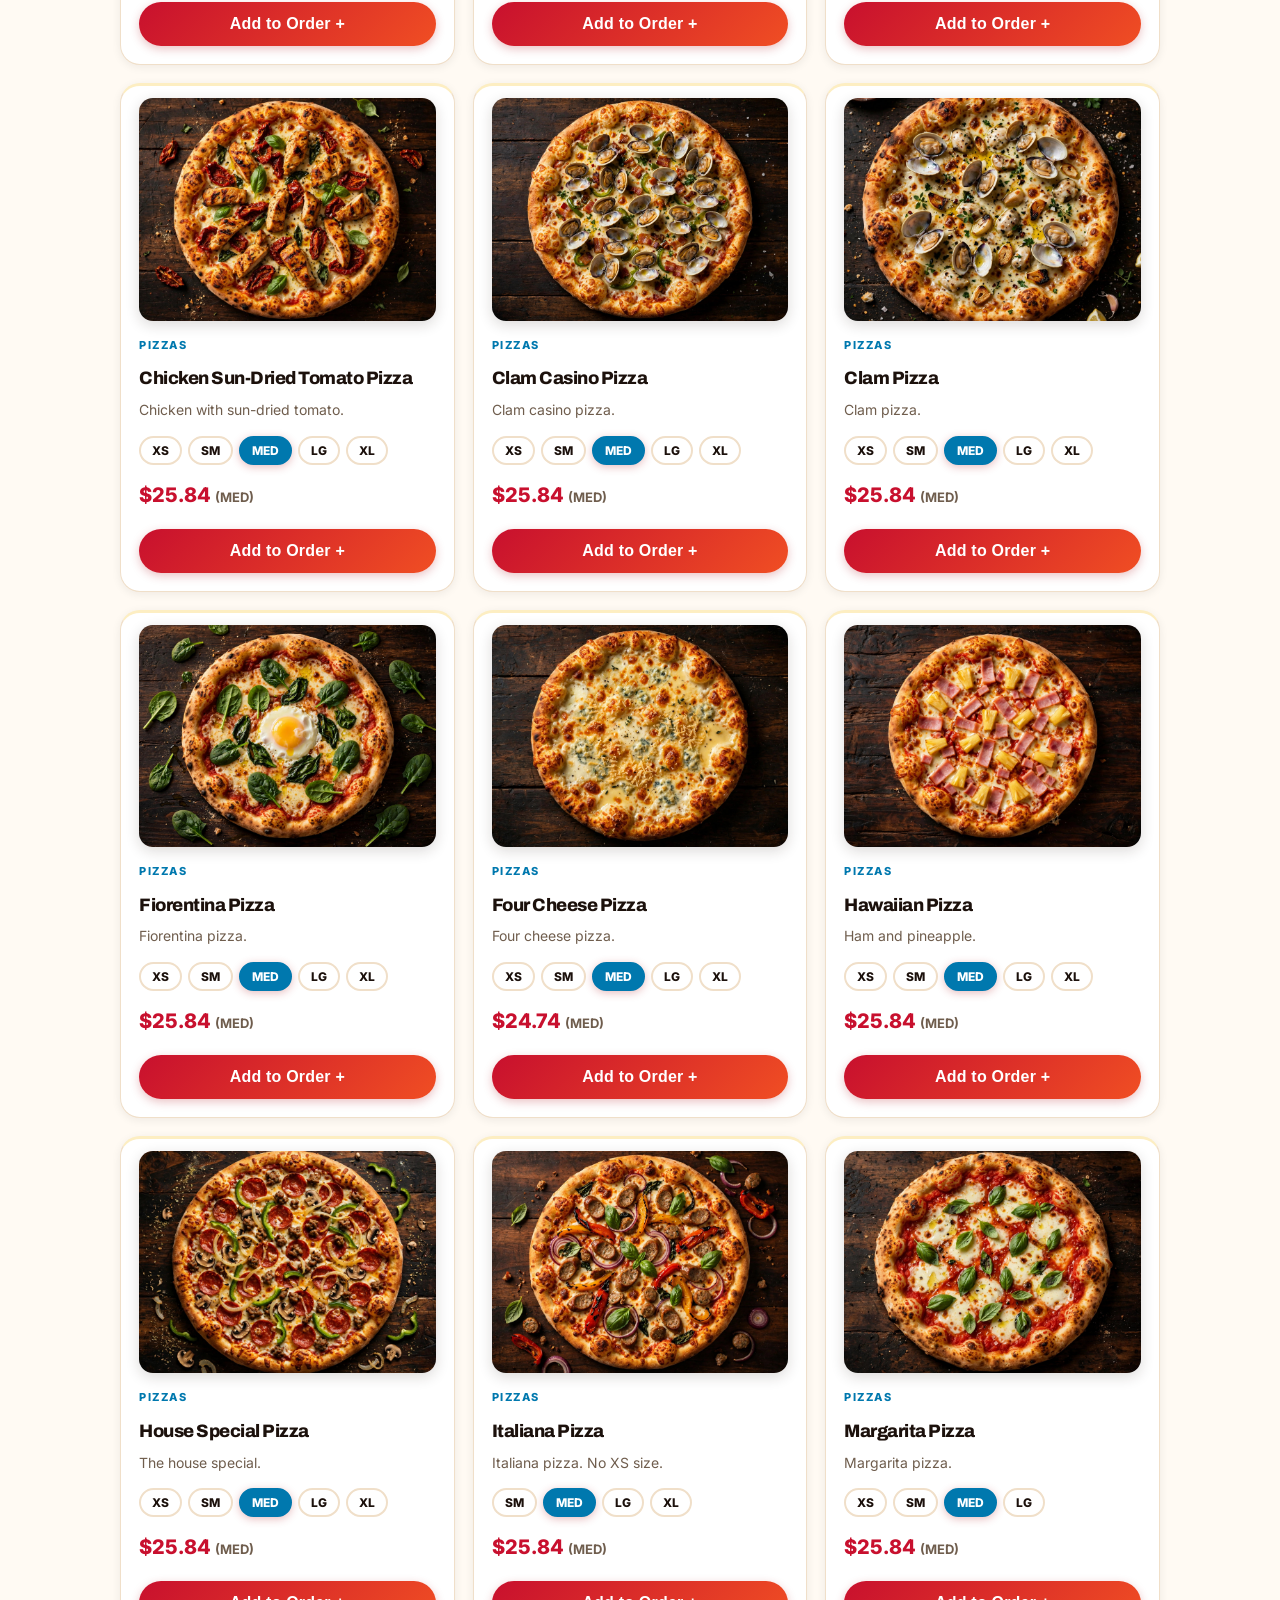
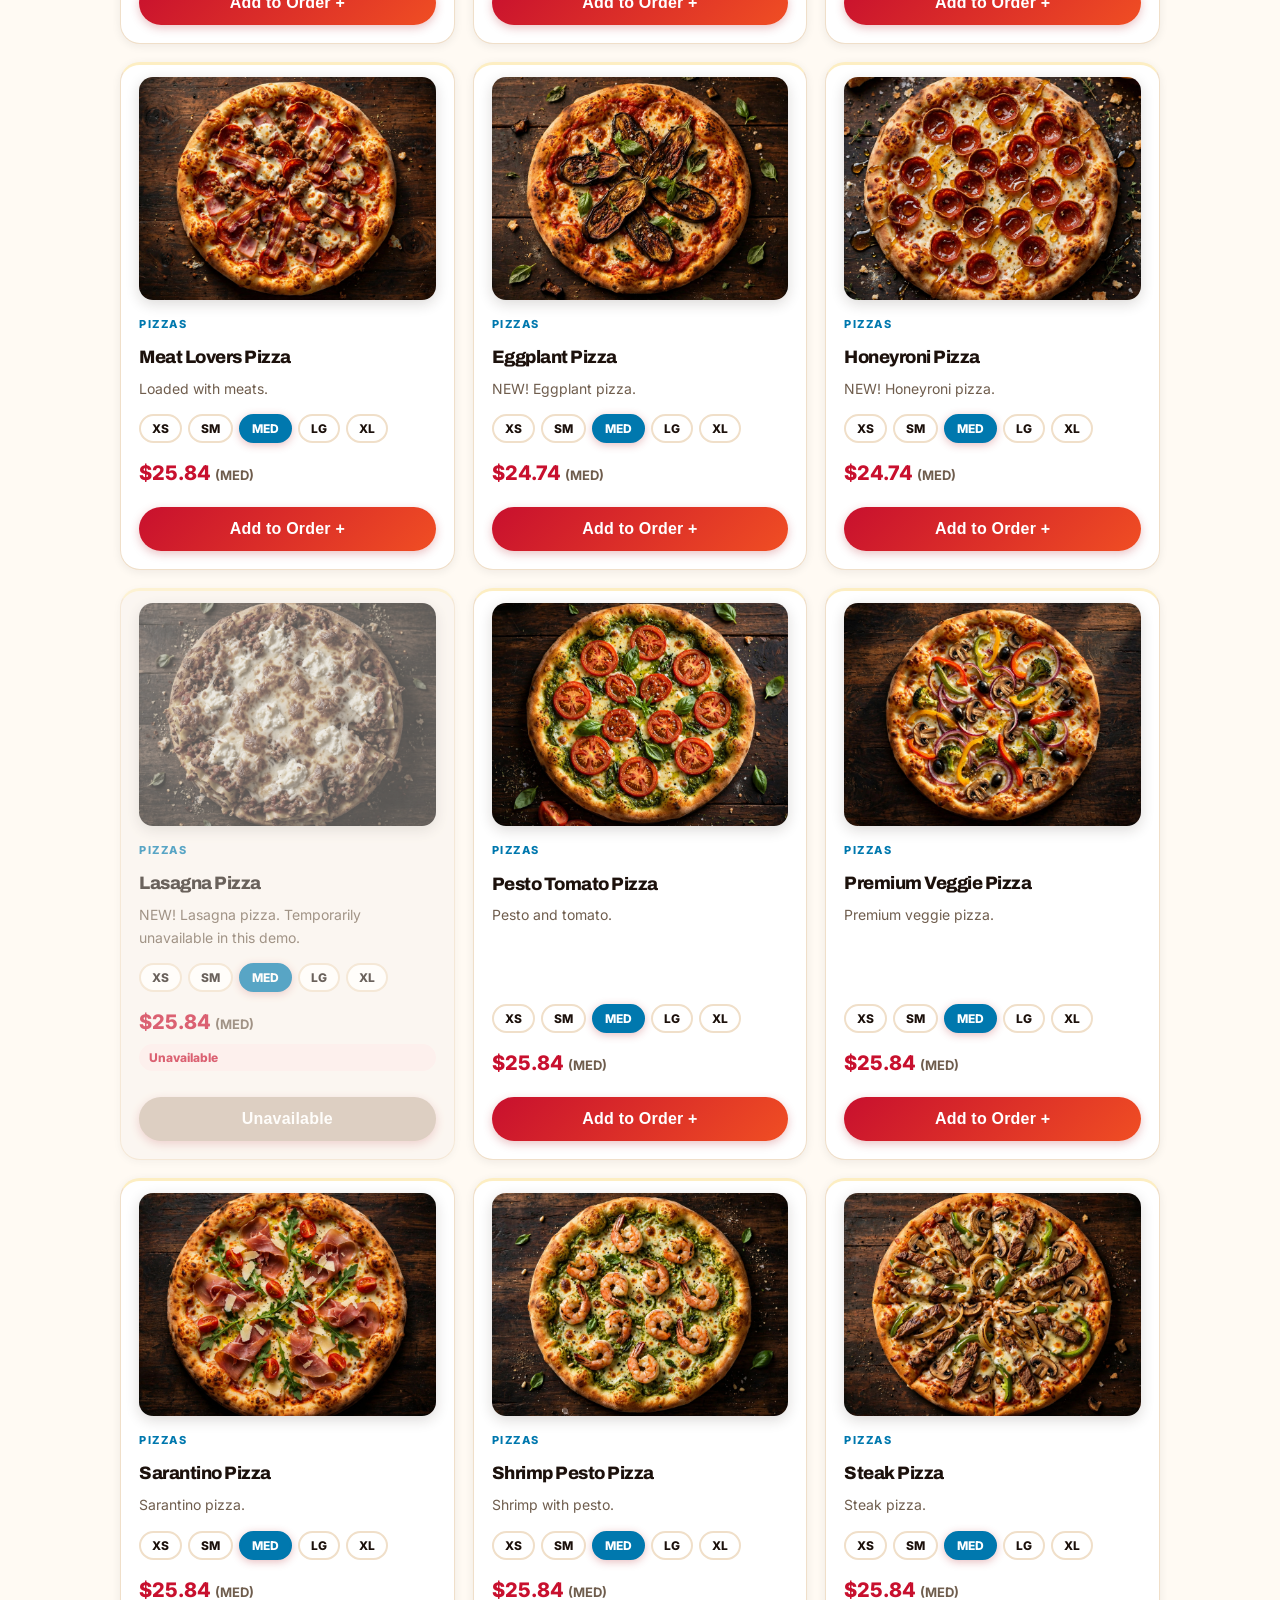
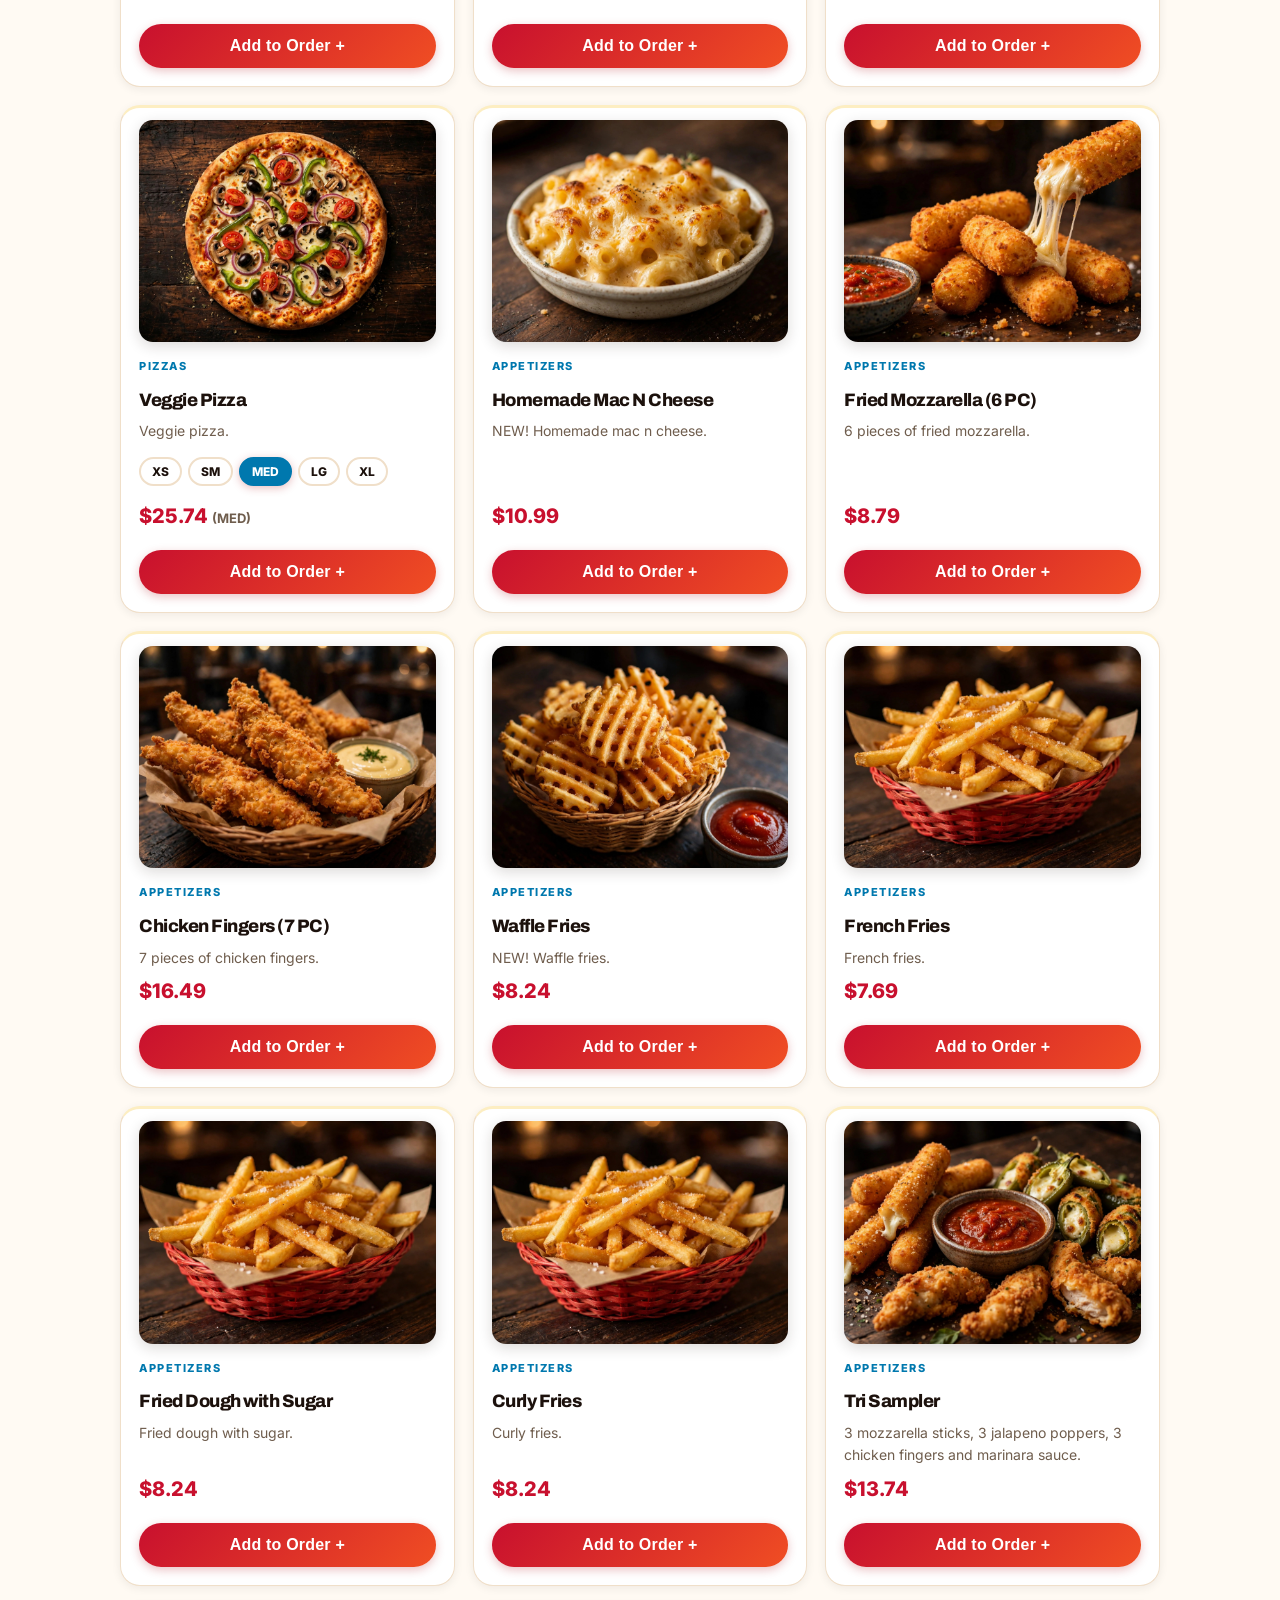
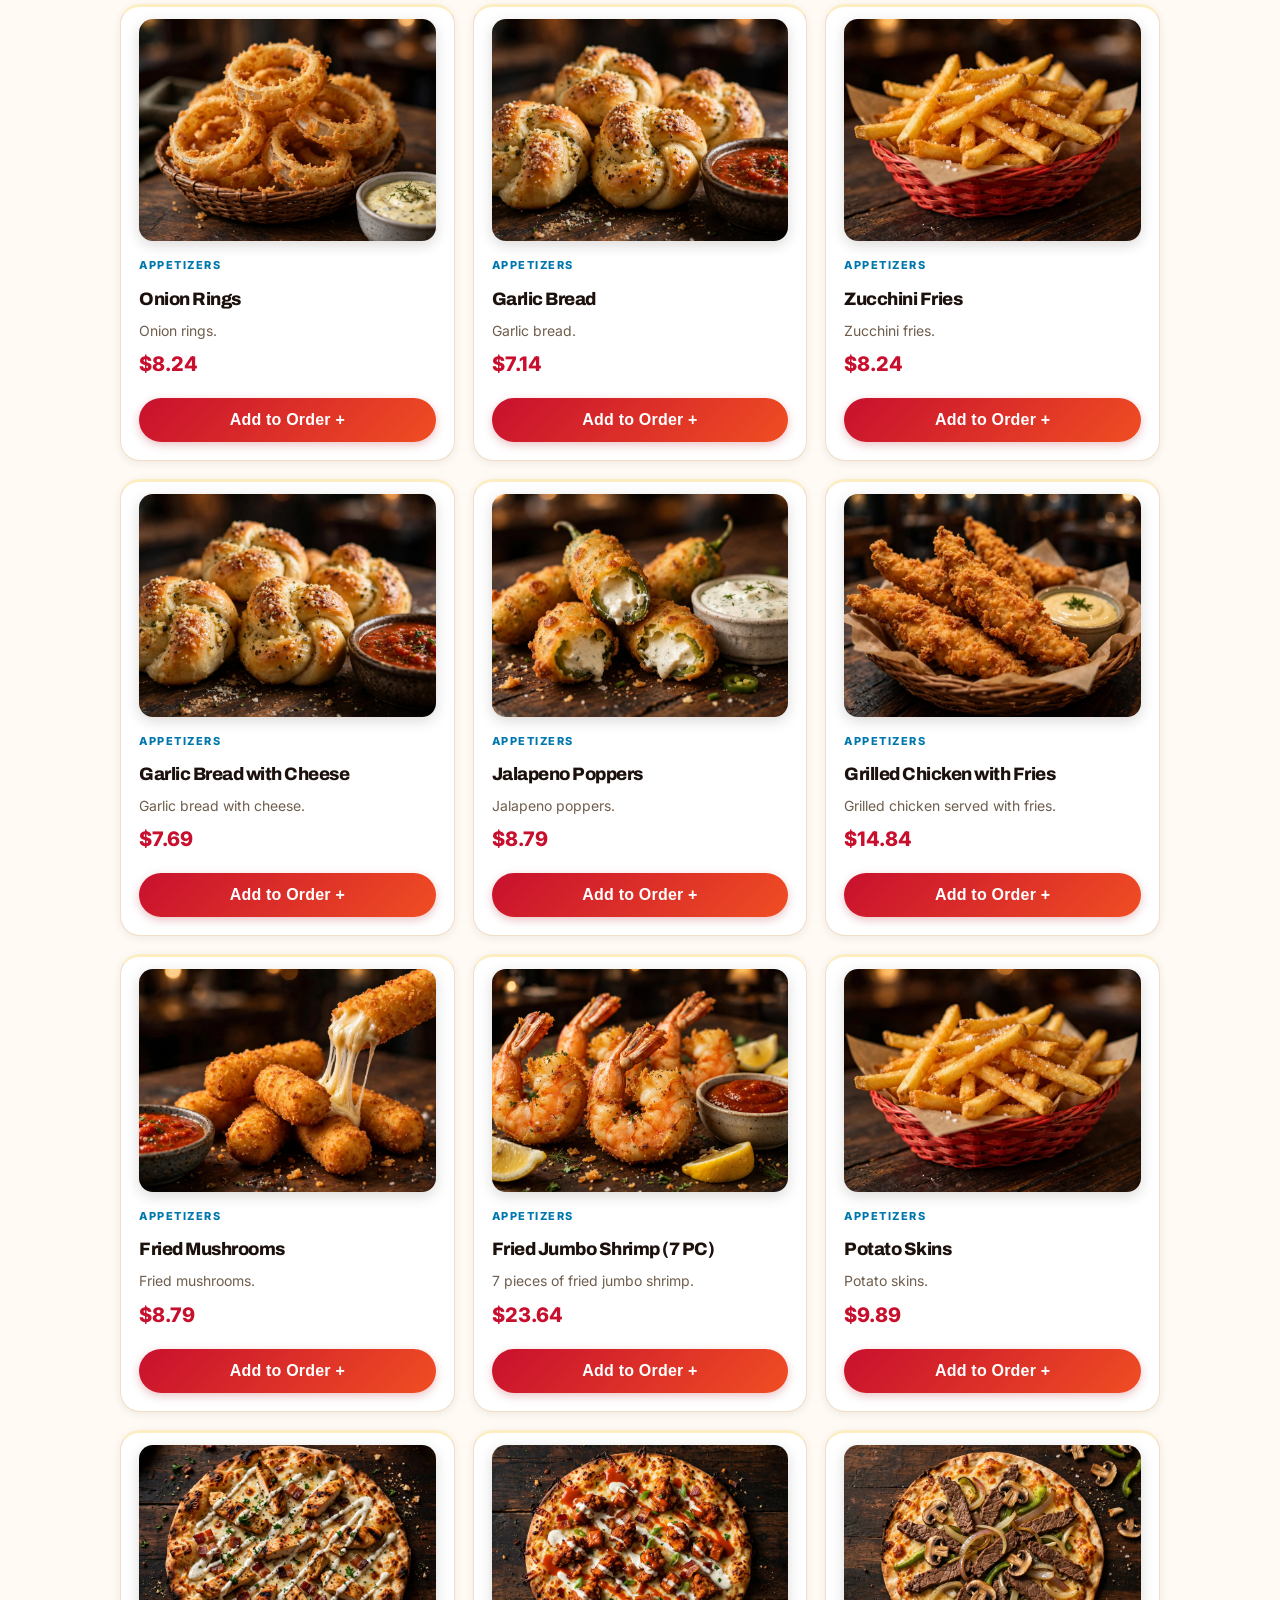
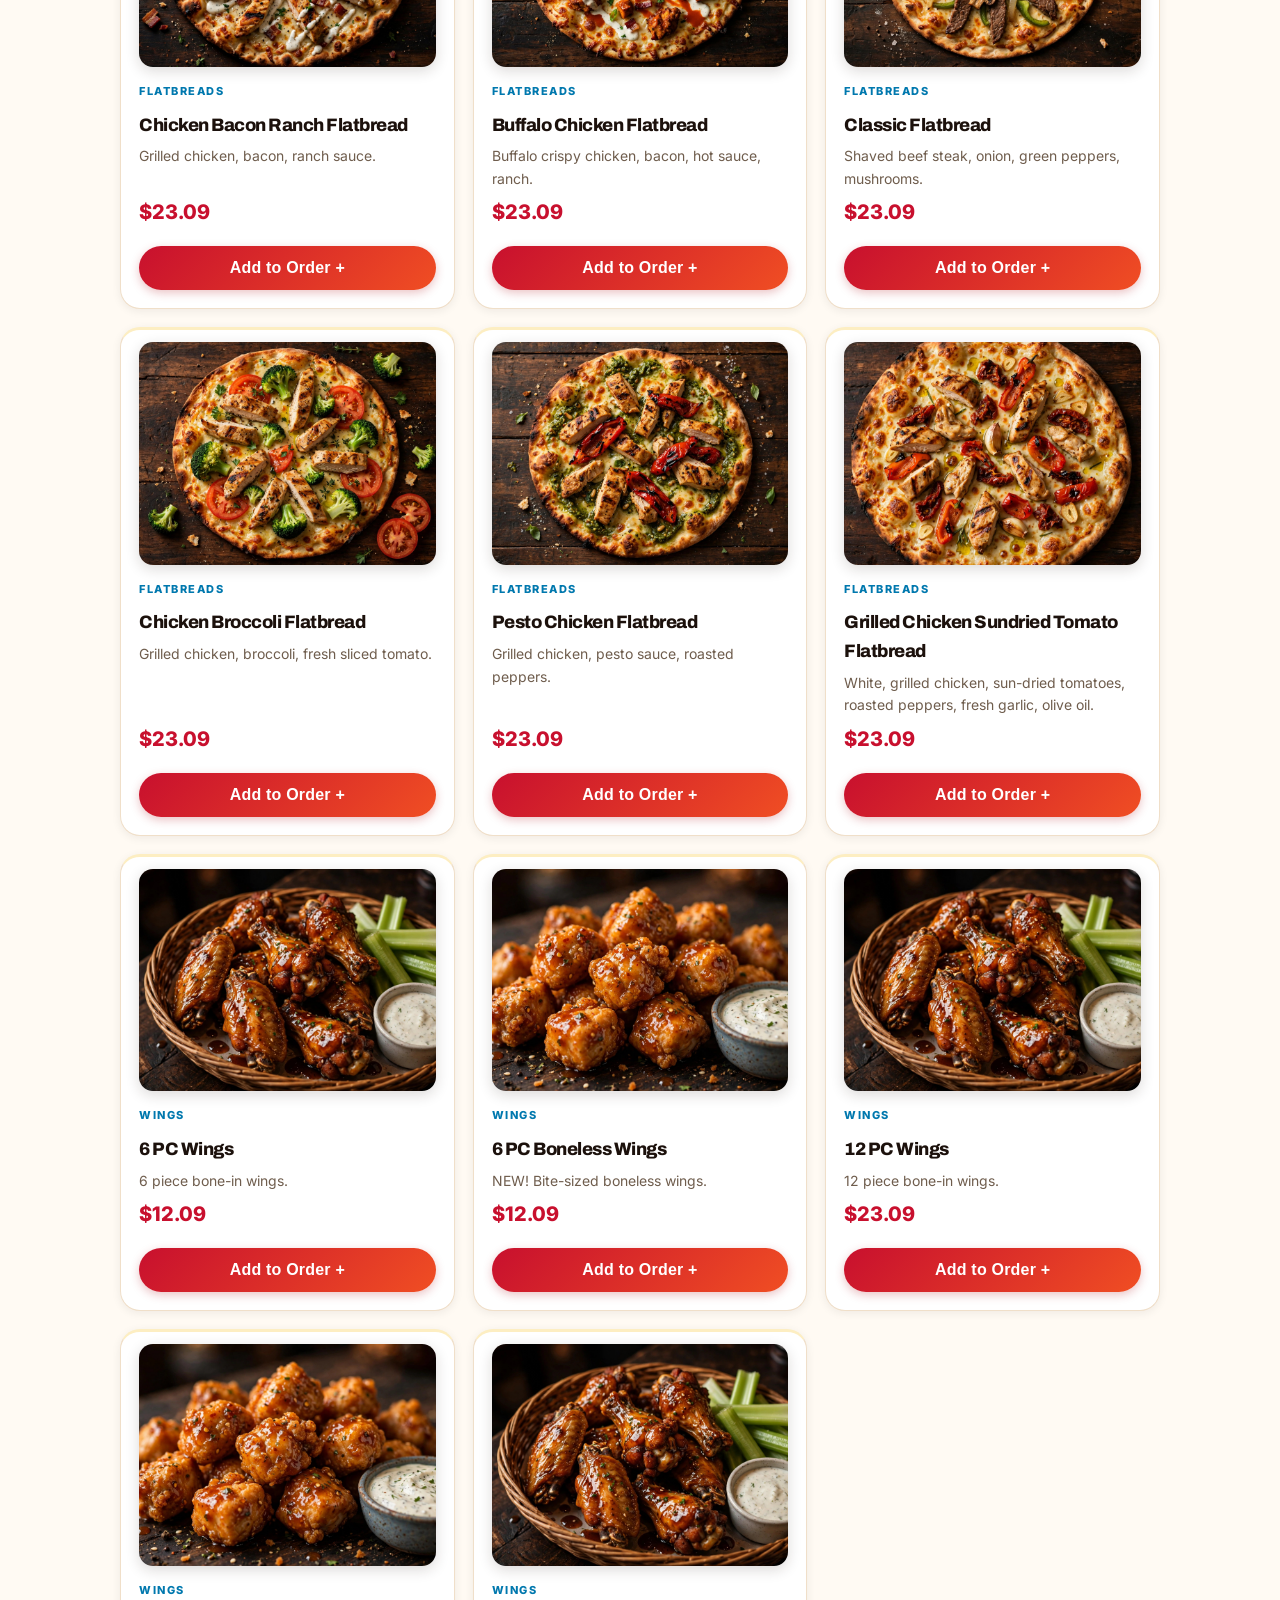
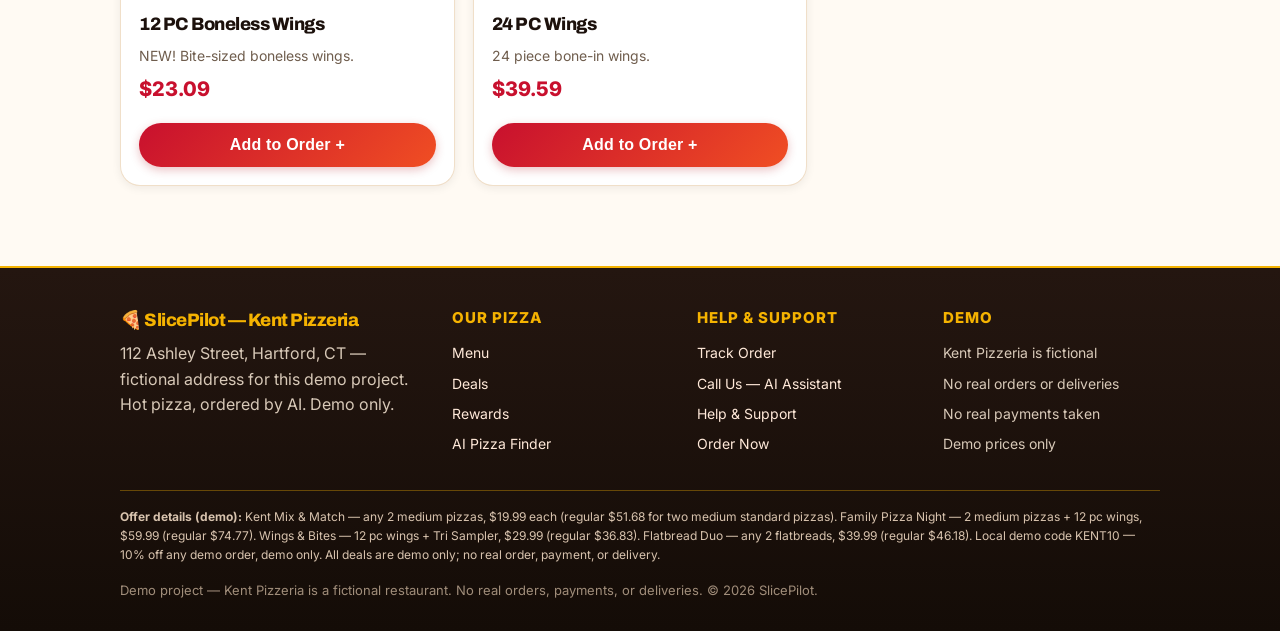
<file: menu.html>
<!DOCTYPE html>
<html lang="en">
<head>
<meta charset="UTF-8">
<meta name="viewport" content="width=device-width, initial-scale=1.0">
<title>Menu | SlicePilot — Kent Pizzeria (Demo)</title>
<link rel="preconnect" href="https://fonts.googleapis.com">
<link rel="preconnect" href="https://fonts.gstatic.com" crossorigin>
<link href="https://fonts.googleapis.com/css2?family=Archivo:wght@700;800;900&family=Inter:wght@400;500;600;700;800&display=swap" rel="stylesheet">
<link rel="stylesheet" href="style.css">
</head>
<body>
<div class="demo-banner">🍕 DEMO PROJECT — <span>Kent Pizzeria is a fictional restaurant.</span> No real orders, payments, or deliveries.</div>

<header class="site-header">
  <nav class="nav">
    <ul class="nav-links">
      <li><a href="index.html#order-start">Order Now</a></li>
      <li><a href="menu.html">Menu</a></li>
      <li><a href="index.html#deals">Deals</a></li>
      <li><a href="index.html#rewards">Rewards</a></li>
      <li><a href="track-order.html">Tracker</a></li>
    </ul>
    <a class="logo" href="index.html">🍕 SlicePilot<small>Kent Pizzeria · Hartford CT</small></a>
    <div class="header-actions">
      <span class="location-pill">📍 Hartford, CT</span>
      <a class="btn header-join" href="index.html#rewards">Join / Sign In</a>
      <a class="btn header-cart" href="checkout.html">🛒 Cart <span class="cart-badge" id="cartCount">0</span></a>
    </div>
  </nav>
</header>

<main class="container">
  <h1>Our Menu</h1>
  <p class="lead">25 pizzas in 5 sizes, plus appetizers, thin crust flatbreads and wings. Pick a size — medium is the default.</p>

  <div class="menu-deals-strip">
    <span class="deal-badge">SAVE $11.70</span>
    <p><strong>Kent Mix &amp; Match — any 2 medium pizzas, $19.99 each.</strong> Demo deal, demo only.</p>
    <a class="btn deal-btn" href="index.html#deals">SEE ALL DEALS</a>
  </div>

  <div class="section-note">
    <strong>Sample menu for this fictional demo.</strong> Kent Pizzeria is fictional; these prices are demo prices and will be replaced with the real menu if this ever goes live with a real restaurant.
  </div>

  <div class="filters">
    <button class="filter-btn active" onclick="setCategory('All', this)">All</button>
    <button class="filter-btn" onclick="setCategory('Pizzas', this)">Pizzas</button>
    <button class="filter-btn" onclick="setCategory('Appetizers', this)">Appetizers</button>
    <button class="filter-btn" onclick="setCategory('Flatbreads', this)">Flatbreads</button>
    <button class="filter-btn" onclick="setCategory('Wings', this)">Wings</button>
    <input class="search-box" type="search" id="menuSearch" placeholder="Search the menu…">
  </div>
  <p id="menuCount" class="hint"></p>

  <div class="menu-grid" id="menuGrid"></div>

  <div class="cart-panel" id="cartPanel"></div>
</main>

<footer>
  <div class="container">
    <div class="footer-cols">
      <div class="footer-col">
        <h3>🍕 SlicePilot — Kent Pizzeria</h3>
        <p>112 Ashley Street, Hartford, CT — fictional address for this demo project.</p>
        <p>Hot pizza, ordered by AI. Demo only.</p>
      </div>
      <div class="footer-col">
        <h4>Our Pizza</h4>
        <ul>
          <li><a href="menu.html">Menu</a></li>
          <li><a href="index.html#deals">Deals</a></li>
          <li><a href="index.html#rewards">Rewards</a></li>
          <li><a href="index.html#ai-finder">AI Pizza Finder</a></li>
        </ul>
      </div>
      <div class="footer-col">
        <h4>Help &amp; Support</h4>
        <ul>
          <li><a href="track-order.html">Track Order</a></li>
          <li><a href="call.html">Call Us — AI Assistant</a></li>
          <li><a href="help.html">Help &amp; Support</a></li>
          <li><a href="menu.html">Order Now</a></li>
        </ul>
      </div>
      <div class="footer-col">
        <h4>Demo</h4>
        <ul>
          <li>Kent Pizzeria is fictional</li>
          <li>No real orders or deliveries</li>
          <li>No real payments taken</li>
          <li>Demo prices only</li>
        </ul>
      </div>
    </div>
    <div class="footer-deals">
      <p><strong>Offer details (demo):</strong> Kent Mix &amp; Match — any 2 medium pizzas, $19.99 each (regular $51.68 for two medium standard pizzas). Family Pizza Night — 2 medium pizzas + 12 pc wings, $59.99 (regular $74.77). Wings &amp; Bites — 12 pc wings + Tri Sampler, $29.99 (regular $36.83). Flatbread Duo — any 2 flatbreads, $39.99 (regular $46.18). Local demo code KENT10 — 10% off any demo order, demo only. All deals are demo only; no real order, payment, or delivery.</p>
    </div>
    <p class="fineprint">Demo project — Kent Pizzeria is a fictional restaurant. No real orders, payments, or deliveries. © 2026 SlicePilot.</p>
  </div>
</footer>

<div class="ai-chat" id="aiChat">
  <button class="ai-chat-btn" id="aiChatBtn" type="button" aria-label="Chat with the AI assistant">🤖 <span>Ask AI</span></button>
  <div class="ai-chat-panel hidden" id="aiChatPanel">
    <div class="ai-chat-head"><strong>🍕 SlicePilot AI</strong><span>Demo — browser only</span><button id="aiChatClose" type="button" aria-label="Close chat">✕</button></div>
    <div class="ai-chat-body" id="aiChatBody"></div>
    <div class="ai-chat-chips">
      <button type="button" data-q="Find me a spicy pizza">🌶️ Spicy pizza</button>
      <button type="button" data-q="Track order 3001">📦 Track 3001</button>
      <button type="button" data-q="What wings do you have?">🍗 Wings</button>
      <button type="button" data-q="Help">🆘 Help</button>
    </div>
    <form class="ai-chat-form" id="aiChatForm"><input id="aiChatInput" type="text" placeholder="Ask about the menu, orders, help…" autocomplete="off"><button class="btn" type="submit">Send</button></form>
  </div>
</div>

<script src="menu.js"></script>
<script src="script.js"></script>
<script src="ai-assistant.js"></script>
<script>
/* Menu page: honour #pizzas / #appetizers / #flatbreads / #wings / #all
   links from the home page (demo category shortcut). */
(function () {
  var hash = (window.location.hash || "").replace("#", "").toLowerCase();
  var map = { pizzas: "Pizzas", appetizers: "Appetizers", flatbreads: "Flatbreads", wings: "Wings", all: "All" };
  var cat = map[hash];
  if (!cat) return;
  document.querySelectorAll(".filter-btn").forEach(function (b) {
    if (b.textContent.trim().toLowerCase() === cat.toLowerCase()) {
      setCategory(cat, b);
    }
  });
})();
</script>
</body>
</html>
</file>
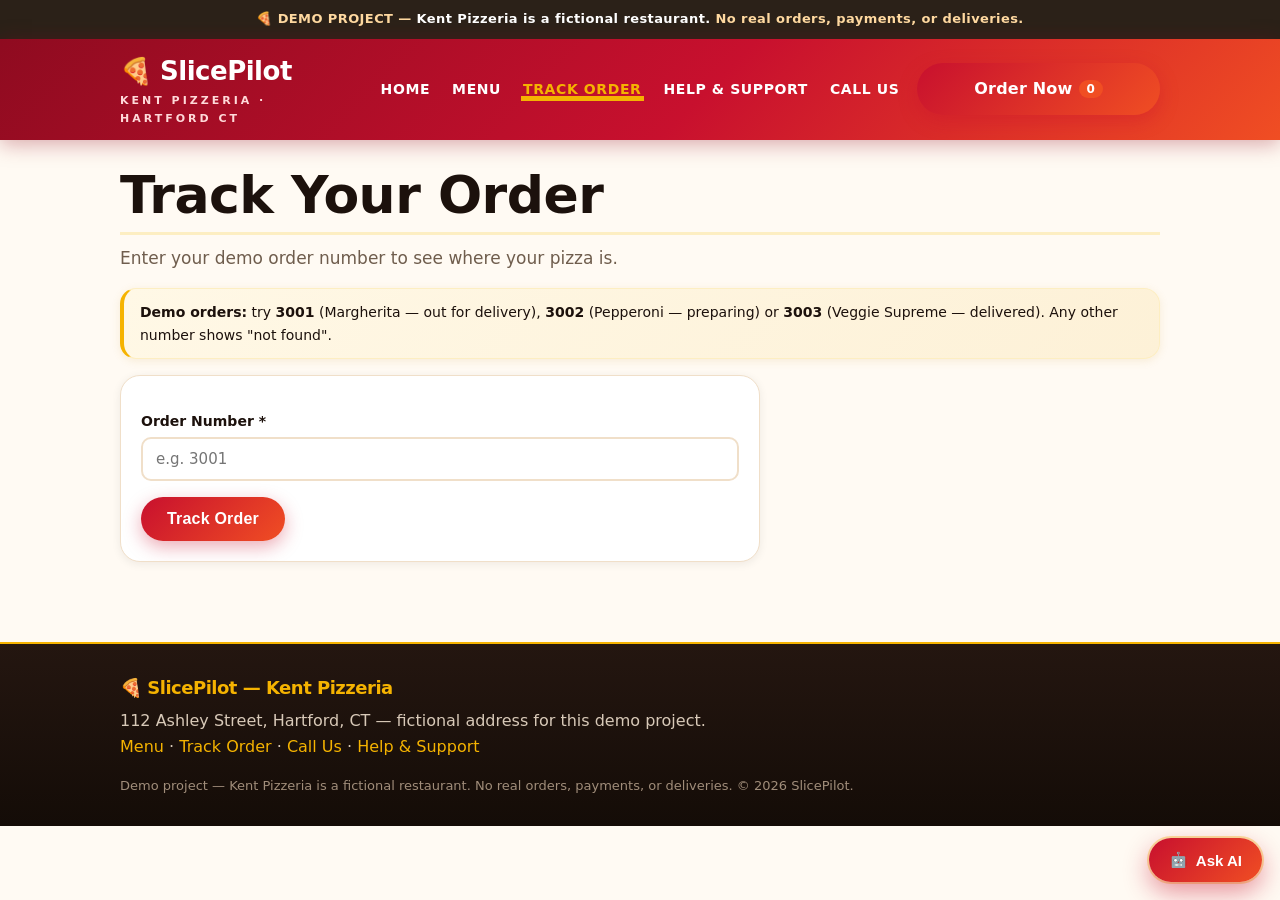
<file: track-order.html>
<!DOCTYPE html>
<html lang="en">
<head>
<meta charset="UTF-8">
<meta name="viewport" content="width=device-width, initial-scale=1.0">
<title>Track Order | SlicePilot — Kent Pizzeria (Demo)</title>
<link rel="stylesheet" href="style.css">
</head>
<body>
<div class="demo-banner">🍕 DEMO PROJECT — <span>Kent Pizzeria is a fictional restaurant.</span> No real orders, payments, or deliveries.</div>

<header>
  <nav class="nav">
    <a class="logo" href="index.html">🍕 SlicePilot<small>Kent Pizzeria · Hartford CT</small></a>
    <ul class="nav-links">
      <li><a href="index.html">Home</a></li>
      <li><a href="menu.html">Menu</a></li>
      <li><a href="track-order.html">Track Order</a></li>
      <li><a href="help.html">Help &amp; Support</a></li>
      <li><a href="call.html">Call Us</a></li>
    </ul>
    <a class="btn" href="menu.html">Order Now<span class="cart-badge" id="cartCount">0</span></a>
  </nav>
</header>

<main class="container">
  <h1>Track Your Order</h1>
  <p class="lead">Enter your demo order number to see where your pizza is.</p>

  <div class="section-note">
    <strong>Demo orders:</strong> try <strong>3001</strong> (Margherita — out for delivery), <strong>3002</strong> (Pepperoni — preparing) or <strong>3003</strong> (Veggie Supreme — delivered). Any other number shows "not found".
  </div>

  <div class="card" style="max-width: 640px;">
    <form id="trackingForm" class="form">
      <label for="orderNumber">Order Number *</label>
      <input id="orderNumber" type="text" inputmode="numeric" required placeholder="e.g. 3001">
      <p style="margin-top: 16px;"><button class="btn" type="submit">Track Order</button></p>
    </form>

    <div id="trackingResult" class="hidden" style="margin-top: 18px;"></div>

    <div id="trackingError" class="error-box hidden">
      <h3>Order not found</h3>
      <p>We couldn't find that order number. Check the number and try again — demo orders are 3001, 3002 and 3003.</p>
      <p style="margin-top: 12px;">Having a problem with an order? <a class="btn secondary" href="help.html">Raise a support ticket</a></p>
    </div>
  </div>
</main>

<footer>
  <div class="container">
    <h3>🍕 SlicePilot — Kent Pizzeria</h3>
    <p>112 Ashley Street, Hartford, CT — fictional address for this demo project.</p>
    <p><a href="menu.html">Menu</a> · <a href="track-order.html">Track Order</a> · <a href="call.html">Call Us</a> · <a href="help.html">Help &amp; Support</a></p>
    <p class="fineprint">Demo project — Kent Pizzeria is a fictional restaurant. No real orders, payments, or deliveries. © 2026 SlicePilot.</p>
  </div>
</footer>

<div class="ai-chat" id="aiChat">
  <button class="ai-chat-btn" id="aiChatBtn" type="button" aria-label="Chat with the AI assistant">🤖 <span>Ask AI</span></button>
  <div class="ai-chat-panel hidden" id="aiChatPanel">
    <div class="ai-chat-head"><strong>🍕 SlicePilot AI</strong><span>Demo — browser only</span><button id="aiChatClose" type="button" aria-label="Close chat">✕</button></div>
    <div class="ai-chat-body" id="aiChatBody"></div>
    <div class="ai-chat-chips">
      <button type="button" data-q="Find me a spicy pizza">🌶️ Spicy pizza</button>
      <button type="button" data-q="Track order 3001">📦 Track 3001</button>
      <button type="button" data-q="What wings do you have?">🍗 Wings</button>
      <button type="button" data-q="Help">🆘 Help</button>
    </div>
    <form class="ai-chat-form" id="aiChatForm"><input id="aiChatInput" type="text" placeholder="Ask about the menu, orders, help…" autocomplete="off"><button class="btn" type="submit">Send</button></form>
  </div>
</div>

<script src="menu.js"></script>
<script src="script.js"></script>
<script src="track-order.js"></script>
<script src="ai-assistant.js"></script>
</body>
</html>
</file>
<file: style.css>
/* ==========================================
   SlicePilot — Kent Pizzeria (Demo)
   Shared styles — static site, no frameworks
   ========================================== */

:root {
    --red: #c1272d;
    --red-dark: #8f1b20;
    --tomato: #e4572e;
    --gold: #f4a259;
    --cream: #fff8f0;
    --paper: #ffffff;
    --ink: #2b2118;
    --muted: #7a6a5c;
    --line: #ecd9c8;
    --green: #2e7d32;
    --radius: 14px;
}

* { box-sizing: border-box; margin: 0; padding: 0; }

body {
    font-family: "Segoe UI", system-ui, -apple-system, Arial, sans-serif;
    background: var(--cream);
    color: var(--ink);
    line-height: 1.6;
}

a { color: var(--red); text-decoration: none; }
a:hover { text-decoration: underline; }

img { max-width: 100%; display: block; }

/* ---------- Demo banner (every page) ---------- */
.demo-banner {
    background: #2b2118;
    color: #ffd9a0;
    text-align: center;
    font-size: 13px;
    font-weight: 600;
    padding: 8px 14px;
    letter-spacing: 0.2px;
}
.demo-banner span { color: #fff; }

/* ---------- Header / nav ---------- */
header {
    background: var(--paper);
    border-bottom: 1px solid var(--line);
    position: sticky;
    top: 0;
    z-index: 50;
}
.nav {
    max-width: 1080px;
    margin: 0 auto;
    padding: 12px 20px;
    display: flex;
    align-items: center;
    gap: 24px;
    flex-wrap: wrap;
}
.logo {
    font-size: 24px;
    font-weight: 800;
    color: var(--red);
    letter-spacing: -0.5px;
}
.logo small {
    display: block;
    font-size: 11px;
    font-weight: 600;
    color: var(--muted);
    letter-spacing: 2px;
    text-transform: uppercase;
}
.nav-links {
    display: flex;
    gap: 18px;
    list-style: none;
    margin-left: auto;
    flex-wrap: wrap;
}
.nav-links a { color: var(--ink); font-weight: 600; font-size: 15px; }
.nav-links a.active { color: var(--red); }

.btn {
    display: inline-block;
    background: var(--red);
    color: #fff;
    border: none;
    border-radius: 999px;
    padding: 10px 22px;
    font-size: 15px;
    font-weight: 700;
    cursor: pointer;
    text-align: center;
}
.btn:hover { background: var(--red-dark); text-decoration: none; }
.btn.secondary {
    background: #fff;
    color: var(--red);
    border: 2px solid var(--red);
}
.btn.secondary:hover { background: #fdeceb; }
.btn.ghost {
    background: transparent;
    color: var(--ink);
    border: 2px solid var(--line);
}
.btn:disabled {
    background: #cbb9a8;
    cursor: not-allowed;
}
.cart-badge {
    background: var(--tomato);
    color: #fff;
    border-radius: 999px;
    font-size: 12px;
    padding: 2px 8px;
    margin-left: 6px;
    vertical-align: middle;
}

/* ---------- Layout ---------- */
.container { max-width: 1080px; margin: 0 auto; padding: 28px 20px 60px; }
h1 { font-size: 34px; line-height: 1.2; margin-bottom: 10px; }
h2 { font-size: 24px; margin: 34px 0 12px; }
h3 { font-size: 18px; margin-bottom: 6px; }
.lead { font-size: 17px; color: var(--muted); max-width: 640px; }
.section-note {
    background: #fff3e0;
    border: 1px solid #ffd9a0;
    border-radius: var(--radius);
    padding: 12px 16px;
    font-size: 14px;
    margin: 16px 0;
}
.card {
    background: var(--paper);
    border: 1px solid var(--line);
    border-radius: var(--radius);
    padding: 20px;
}
.grid { display: grid; gap: 18px; }
.grid.cols-3 { grid-template-columns: repeat(3, 1fr); }
.grid.cols-2 { grid-template-columns: repeat(2, 1fr); }
@media (max-width: 720px) {
    .grid.cols-3, .grid.cols-2 { grid-template-columns: 1fr; }
    h1 { font-size: 27px; }
}

/* ---------- Hero (home) ---------- */
.hero {
    background: linear-gradient(135deg, var(--red-dark), var(--red) 55%, var(--tomato));
    color: #fff;
    border-radius: 20px;
    padding: 44px 34px;
    margin-bottom: 28px;
}
.hero h1 { color: #fff; font-size: 40px; }
.hero p { color: #ffe4d6; max-width: 560px; font-size: 17px; }
.hero .btn { background: #fff; color: var(--red); margin-top: 18px; }
.hero .btn.secondary {
    background: transparent;
    color: #fff;
    border-color: #fff;
    margin-left: 10px;
}
.hero-badges { margin-top: 20px; display: flex; gap: 10px; flex-wrap: wrap; }
.hero-badges span {
    background: rgba(255, 255, 255, 0.16);
    border: 1px solid rgba(255, 255, 255, 0.35);
    border-radius: 999px;
    padding: 5px 12px;
    font-size: 13px;
    font-weight: 600;
}

.steps { counter-reset: step; }
.step { display: flex; gap: 14px; align-items: flex-start; }
.step-num {
    flex: 0 0 36px;
    height: 36px;
    border-radius: 50%;
    background: var(--red);
    color: #fff;
    font-weight: 800;
    display: flex;
    align-items: center;
    justify-content: center;
}

/* ---------- Menu ---------- */
.filters { display: flex; gap: 10px; flex-wrap: wrap; margin: 18px 0; align-items: center; }
.filter-btn {
    border: 2px solid var(--line);
    background: #fff;
    border-radius: 999px;
    padding: 7px 16px;
    font-weight: 700;
    cursor: pointer;
    font-size: 14px;
}
.filter-btn.active { background: var(--red); border-color: var(--red); color: #fff; }
.search-box {
    margin-left: auto;
    padding: 9px 14px;
    border: 2px solid var(--line);
    border-radius: 999px;
    font-size: 14px;
    min-width: 210px;
}
.menu-grid {
    display: grid;
    grid-template-columns: repeat(3, 1fr);
    gap: 18px;
}
@media (max-width: 860px) { .menu-grid { grid-template-columns: repeat(2, 1fr); } }
@media (max-width: 560px) { .menu-grid { grid-template-columns: 1fr; } }
.menu-card {
    background: var(--paper);
    border: 1px solid var(--line);
    border-radius: var(--radius);
    padding: 18px;
    display: flex;
    flex-direction: column;
    gap: 6px;
}
.menu-card.unavailable { opacity: 0.65; background: #faf5f0; }
.menu-emoji { font-size: 40px; }
.menu-card h3 { margin: 0; }
.menu-cat {
    font-size: 12px;
    font-weight: 700;
    letter-spacing: 1px;
    text-transform: uppercase;
    color: var(--tomato);
}
.menu-price { font-size: 19px; font-weight: 800; color: var(--red); }
.menu-desc { font-size: 14px; color: var(--muted); flex: 1; }
.menu-card .btn { margin-top: 8px; width: 100%; }
.badge-unavailable {
    display: inline-block;
    background: #eee;
    color: #666;
    border-radius: 999px;
    padding: 3px 10px;
    font-size: 12px;
    font-weight: 700;
}

/* ---------- Cart panel ---------- */
.cart-panel {
    position: fixed;
    right: 18px;
    bottom: 18px;
    background: var(--paper);
    border: 1px solid var(--line);
    border-radius: var(--radius);
    box-shadow: 0 8px 30px rgba(0, 0, 0, 0.18);
    padding: 16px;
    width: 300px;
    max-width: calc(100vw - 36px);
    z-index: 80;
}
.cart-panel h3 { margin-bottom: 8px; }
.cart-line {
    display: flex;
    justify-content: space-between;
    gap: 10px;
    font-size: 14px;
    padding: 5px 0;
    border-bottom: 1px dashed var(--line);
}
.cart-total { font-weight: 800; display: flex; justify-content: space-between; padding-top: 8px; }
.cart-panel .btn { width: 100%; margin-top: 10px; }
.cart-empty { color: var(--muted); font-size: 14px; }
.qty-btn {
    border: 1px solid var(--line);
    background: #fff;
    border-radius: 6px;
    width: 24px;
    height: 24px;
    cursor: pointer;
    font-weight: 800;
}

/* ---------- Forms ---------- */
.form label { display: block; font-weight: 700; font-size: 14px; margin: 14px 0 4px; }
.form input, .form select, .form textarea {
    width: 100%;
    padding: 11px 13px;
    border: 2px solid var(--line);
    border-radius: 10px;
    font-size: 15px;
    font-family: inherit;
    background: #fff;
}
.form input:focus, .form select:focus, .form textarea:focus {
    outline: none;
    border-color: var(--red);
}
.form .hint { font-size: 13px; color: var(--muted); margin-top: 3px; }
.success-box {
    background: #e8f5e9;
    border: 1px solid #a5d6a7;
    border-radius: var(--radius);
    padding: 20px;
    margin-top: 18px;
}
.success-box .ticket {
    font-size: 26px;
    font-weight: 800;
    color: var(--green);
    letter-spacing: 1px;
}
.hidden { display: none; }

/* ---------- Track order ---------- */
.timeline { display: flex; gap: 0; margin: 22px 0; flex-wrap: wrap; }
.timeline-step {
    flex: 1;
    min-width: 120px;
    text-align: center;
    padding: 12px 6px;
    border-top: 4px solid var(--line);
    font-size: 13px;
    font-weight: 600;
    color: var(--muted);
}
.timeline-step.done { border-color: var(--green); color: var(--green); }
.timeline-step.current { border-color: var(--tomato); color: var(--tomato); }
.order-summary { font-size: 16px; }
.order-summary strong { color: var(--red); }
.error-box {
    background: #fdeceb;
    border: 1px solid #f5b5b0;
    border-radius: var(--radius);
    padding: 20px;
    margin-top: 18px;
}

/* ---------- Footer ---------- */
footer {
    background: #2b2118;
    color: #d8c9b8;
    margin-top: 20px;
}
footer .container { padding: 30px 20px; }
footer h3 { color: #fff; }
footer a { color: var(--gold); }
footer .fineprint { font-size: 13px; color: #a08d7a; margin-top: 16px; }

/* ---------- Pizza size selector ---------- */
.size-row { display: flex; gap: 6px; flex-wrap: wrap; margin: 4px 0 2px; }
.size-btn {
    border: 2px solid var(--line);
    background: #fff;
    border-radius: 8px;
    padding: 4px 10px;
    font-weight: 700;
    font-size: 13px;
    cursor: pointer;
    color: var(--ink);
}
.size-btn.active { background: var(--red); border-color: var(--red); color: #fff; }
.menu-price small { font-size: 13px; font-weight: 700; color: var(--muted); }

/* ==========================================
   PREMIUM POLISH — top-notch, professional
   (overrides above; self-contained, no
   external fonts or dependencies)
   ========================================== */

/* Richer premium palette + refined type */
:root {
    --red: #b4232a;
    --red-dark: #7e161b;
    --tomato: #e4572e;
    --gold: #c99a3c;
    --gold-soft: #f6e8c8;
    --cream: #fdf6ee;
    --ink: #241a12;
    --muted: #6f5d4d;
}
body { font-family: "Segoe UI", system-ui, -apple-system, "Helvetica Neue", Arial, sans-serif; }
h1, h2, .logo {
    font-family: Georgia, "Times New Roman", serif;
    letter-spacing: -0.3px;
}
h1 { font-size: 38px; }
h2 { font-size: 26px; border-bottom: 2px solid var(--gold-soft); padding-bottom: 8px; }
h3 { font-size: 18px; }

/* Smooth motion everywhere */
a, button, .menu-card, .card, .filter-btn, .size-btn {
    transition: all 0.2s ease-in-out;
}

/* Buttons: gradient, shadow, lift on hover */
.btn {
    background: linear-gradient(135deg, var(--red), var(--tomato));
    box-shadow: 0 4px 14px rgba(180, 35, 42, 0.35);
    letter-spacing: 0.2px;
}
.btn:hover {
    background: linear-gradient(135deg, var(--red-dark), var(--red));
    transform: translateY(-1px);
    box-shadow: 0 8px 20px rgba(180, 35, 42, 0.4);
}
.btn.secondary { background: #fff; box-shadow: 0 2px 8px rgba(0, 0, 0, 0.08); }
.btn.secondary:hover { background: #fdf1ec; }
.btn.ghost:hover { border-color: var(--gold); color: var(--red); }

/* Sticky nav: soft shadow + gold underline accent */
header { box-shadow: 0 2px 16px rgba(36, 26, 18, 0.08); }
.nav-links a:hover { color: var(--red); }
.nav-links a.active { color: var(--red); border-bottom: 2px solid var(--gold); padding-bottom: 2px; }

/* Hero: deeper gradient, gold trim, bigger presence */
.hero {
    background: linear-gradient(135deg, #5f0f13 0%, var(--red-dark) 35%, var(--red) 70%, var(--tomato) 100%);
    box-shadow: 0 18px 40px rgba(126, 22, 27, 0.35);
    border: 1px solid rgba(201, 154, 60, 0.45);
    padding: 52px 40px;
}
.hero h1 { font-size: 46px; }
.hero-badges span { background: rgba(255, 255, 255, 0.14); border-color: rgba(246, 232, 200, 0.5); }

/* Cards: soft shadow, hover lift, gold top accent */
.card, .menu-card {
    box-shadow: 0 2px 10px rgba(36, 26, 18, 0.07);
    border-radius: 16px;
}
.card:hover, .menu-card:hover {
    box-shadow: 0 12px 28px rgba(36, 26, 18, 0.14);
    transform: translateY(-3px);
    border-color: var(--gold-soft);
}
.menu-card.unavailable:hover { transform: none; box-shadow: 0 2px 10px rgba(36, 26, 18, 0.07); }
.menu-card .btn { box-shadow: 0 3px 10px rgba(180, 35, 42, 0.28); }
.menu-emoji { filter: drop-shadow(0 3px 4px rgba(0, 0, 0, 0.12)); }
.menu-cat { color: var(--gold); letter-spacing: 1.5px; }

/* Filters + size pills: crisper, premium */
.filter-btn { box-shadow: 0 1px 4px rgba(0, 0, 0, 0.05); }
.filter-btn:hover { border-color: var(--gold); color: var(--red); }
.filter-btn.active { box-shadow: 0 3px 10px rgba(180, 35, 42, 0.3); }
.size-btn:hover { border-color: var(--gold); color: var(--red); }
.size-btn.active { box-shadow: 0 2px 8px rgba(180, 35, 42, 0.3); }

/* Section note: warm gold treatment */
.section-note {
    background: linear-gradient(135deg, #fff8e6, #fdf1d7);
    border: 1px solid var(--gold-soft);
    border-left: 4px solid var(--gold);
    box-shadow: 0 2px 8px rgba(201, 154, 60, 0.15);
}

/* Demo banner: refined */
.demo-banner { letter-spacing: 0.4px; padding: 9px 14px; }

/* Cart panel: premium floating card */
.cart-panel {
    box-shadow: 0 16px 40px rgba(36, 26, 18, 0.22);
    border-radius: 18px;
    border: 1px solid var(--gold-soft);
}
.cart-total { border-top: 2px solid var(--gold-soft); margin-top: 6px; }

/* Forms: softer focus ring */
.form input:focus, .form select:focus, .form textarea:focus {
    border-color: var(--red);
    box-shadow: 0 0 0 3px rgba(180, 35, 42, 0.12);
}

/* Track-order timeline: gold current step */
.timeline-step.current { border-color: var(--gold); color: #8a6d1f; }

/* ---------- Menu photos (premium) ---------- */
.menu-img {
    width: 100%;
    aspect-ratio: 4 / 3;
    object-fit: cover;
    border-radius: 12px;
    margin: -6px 0 8px;
    box-shadow: 0 4px 14px rgba(36, 26, 18, 0.16);
}
.menu-card.unavailable .menu-img { filter: grayscale(0.6) brightness(0.92); }
.card-img {
    width: 100%;
    aspect-ratio: 4 / 3;
    object-fit: cover;
    border-radius: 12px;
    margin-bottom: 10px;
    box-shadow: 0 4px 14px rgba(36, 26, 18, 0.16);
}
.hero-img {
    width: 100%;
    max-height: 340px;
    object-fit: cover;
    border-radius: 16px;
    margin-top: 22px;
    border: 1px solid rgba(246, 232, 200, 0.5);
    box-shadow: 0 14px 34px rgba(0, 0, 0, 0.35);
}

/* Footer: richer, gold headings */
footer { background: linear-gradient(180deg, #2b2118, #1d150e); }
footer h3 { color: var(--gold-soft); }

/* ==========================================
   LITTLE PREMIUM LIFT — 8 Nov 2026
   Small polish only, no layout changes.
   ========================================== */
html { scroll-behavior: smooth; }
::selection { background: var(--gold-soft); color: var(--ink); }
.container > h1 { border-bottom: 3px solid var(--gold-soft); padding-bottom: 10px; }
.btn:active { transform: translateY(0) scale(0.98); box-shadow: 0 2px 8px rgba(180, 35, 42, 0.3); }
.card-img, .menu-img { transition: transform 0.3s ease, box-shadow 0.3s ease; }
.card:hover .card-img, .menu-card:hover .menu-img { transform: scale(1.02); box-shadow: 0 8px 20px rgba(36, 26, 18, 0.2); }
/* Payment / delivery choices: clear selected state */
.choice { transition: border-color 0.2s ease, background 0.2s ease, box-shadow 0.2s ease; }
.choice:has(input:checked) { border-color: var(--red); background: #fdf1ec; box-shadow: 0 4px 14px rgba(180, 35, 42, 0.15); }
.choice:has(input:focus-visible) { outline: 3px solid rgba(180, 35, 42, 0.2); outline-offset: 2px; }
.demo-total span:last-child { color: var(--red); font-size: 17px; }

/* ==========================================
   TOP-NOTCH PREMIUM UPGRADE — 8 Nov 2026
   American pizza-brand look + AI features.
   CSS only, no layout or JS logic changed.
   ========================================== */

/* Richer American-brand palette */
:root {
    --red: #c8102e;
    --red-dark: #8f0b20;
    --tomato: #f04e23;
    --gold: #f5b301;
    --gold-soft: #fdeec2;
    --cream: #fffaf3;
    --paper: #ffffff;
    --ink: #1c110c;
    --muted: #6f5d4d;
    --line: #f0dfc9;
    --green: #1e7d32;
    --radius: 18px;
    --shadow-sm: 0 2px 10px rgba(28, 17, 12, 0.07);
    --shadow-md: 0 12px 30px rgba(28, 17, 12, 0.14);
    --shadow-lg: 0 24px 55px rgba(143, 11, 32, 0.28);
}

body { font-family: "Inter", "Segoe UI", system-ui, -apple-system, Arial, sans-serif; background: var(--cream); }
h1, h2, h3, .logo { font-family: "Archivo", "Inter", "Segoe UI", system-ui, sans-serif; letter-spacing: -0.5px; }
h1 { font-size: clamp(34px, 5vw, 52px); font-weight: 900; line-height: 1.05; }
h2 { font-size: clamp(24px, 3vw, 30px); font-weight: 800; border-bottom: none; padding-bottom: 0; }
h2::after { content: ""; display: block; width: 56px; height: 4px; background: var(--gold); border-radius: 999px; margin-top: 8px; }
h3 { font-weight: 800; }

/* Eyebrow label used across the site */
.eyebrow { display: inline-block; font-size: 12px; font-weight: 800; letter-spacing: 2px; text-transform: uppercase; color: var(--red); background: #fdeceb; border: 1px solid #f6c9c9; border-radius: 999px; padding: 5px 12px; margin-bottom: 10px; }

/* Header: cleaner, stronger */
header { box-shadow: 0 4px 24px rgba(28, 17, 12, 0.08); backdrop-filter: blur(6px); }
.logo { font-size: 26px; }
.logo small { letter-spacing: 3px; }
.nav-links a { font-size: 15px; padding: 6px 2px; }
.nav-links a:hover { color: var(--red); text-decoration: none; }

/* Buttons: bigger, bolder, American-app feel */
.btn { padding: 13px 26px; font-size: 16px; border-radius: 999px; box-shadow: 0 6px 18px rgba(200, 16, 46, 0.35); }
.btn:hover { transform: translateY(-2px); box-shadow: 0 12px 26px rgba(200, 16, 46, 0.42); }
.btn.secondary { box-shadow: var(--shadow-sm); }
.btn:active { transform: translateY(0) scale(0.98); }

/* Hero: premium split look, gold glow */
.hero { background: radial-gradient(900px 320px at 85% -10%, rgba(245, 179, 1, 0.55), transparent 60%), linear-gradient(135deg, #5f0f13 0%, #8f0b20 38%, var(--red) 68%, var(--tomato) 100%); padding: 56px 42px 44px; border-radius: 24px; box-shadow: var(--shadow-lg); overflow: hidden; animation: heroIn 0.6s ease both; }
@keyframes heroIn { from { opacity: 0; transform: translateY(10px); } to { opacity: 1; transform: translateY(0); } }
.hero h1 { font-size: clamp(40px, 6vw, 62px); text-shadow: 0 3px 18px rgba(0, 0, 0, 0.25); }
.hero h1 .gold-word { color: var(--gold); }
.hero p { font-size: 18px; color: #ffe9d9; }
.hero .btn { margin-top: 20px; }
.hero-stats { display: flex; gap: 22px; flex-wrap: wrap; margin-top: 24px; }
.hero-stats div { background: rgba(255, 255, 255, 0.14); border: 1px solid rgba(255, 255, 255, 0.35); border-radius: 14px; padding: 10px 16px; }
.hero-stats strong { display: block; font-size: 20px; color: #fff; }
.hero-stats span { font-size: 12px; font-weight: 700; letter-spacing: 1px; text-transform: uppercase; color: #ffe9d9; }
.hero-img { border-radius: 20px; margin-top: 26px; box-shadow: 0 20px 44px rgba(0, 0, 0, 0.4); }

/* Cards: premium, soft, image-forward */
.card, .menu-card { border-radius: 20px; box-shadow: var(--shadow-sm); overflow: hidden; }
.card:hover, .menu-card:hover { box-shadow: var(--shadow-md); transform: translateY(-4px); }
.card-img, .menu-img { border-radius: 14px; }
.menu-price { font-size: 20px; }
.menu-card h3 { font-size: 18px; }

/* Section note: softer, premium */
.section-note { border-radius: 16px; }

/* ---------- AI Pizza Finder ---------- */
.finder { background: linear-gradient(135deg, #1c110c, #3a1a12 60%, #8f0b20); color: #fff; border-radius: 24px; padding: 32px 30px; margin: 30px 0; box-shadow: var(--shadow-lg); }
.finder h2 { color: #fff; }
.finder h2::after { background: var(--gold); }
.finder p { color: #ffe9d9; }
.finder .eyebrow { background: rgba(245, 179, 1, 0.18); color: var(--gold); border-color: rgba(245, 179, 1, 0.5); }
.finder-controls { display: flex; gap: 12px; flex-wrap: wrap; align-items: end; margin-top: 18px; }
.finder-controls label { display: flex; flex-direction: column; gap: 6px; font-size: 13px; font-weight: 700; letter-spacing: 0.5px; text-transform: uppercase; color: #ffe9d9; }
.finder-controls select { padding: 12px 14px; border-radius: 12px; border: 2px solid rgba(255, 255, 255, 0.35); background: #fff; color: var(--ink); font-size: 15px; font-weight: 600; min-width: 160px; }
.finder-results .card { background: #fff; color: var(--ink); }
.finder-results .menu-price { color: var(--red); }
.finder .hint { color: #ffd9a0; }

/* ---------- AI chat widget ---------- */
.ai-chat { position: fixed; right: 18px; bottom: 18px; z-index: 120; }
.ai-chat-btn { display: flex; align-items: center; gap: 8px; background: linear-gradient(135deg, var(--red), var(--tomato)); color: #fff; border: none; border-radius: 999px; padding: 13px 20px; font-size: 15px; font-weight: 800; cursor: pointer; box-shadow: 0 10px 26px rgba(200, 16, 46, 0.45); }
.ai-chat-btn:hover { transform: translateY(-2px); }
.ai-chat-panel { position: absolute; right: 0; bottom: 64px; width: 320px; max-width: calc(100vw - 36px); background: #fff; border: 1px solid var(--line); border-radius: 20px; box-shadow: 0 24px 60px rgba(28, 17, 12, 0.3); overflow: hidden; display: flex; flex-direction: column; }
.ai-chat-panel.hidden { display: none; }
.ai-chat-head { background: linear-gradient(135deg, var(--red-dark), var(--red)); color: #fff; padding: 14px 16px; display: flex; align-items: center; gap: 8px; }
.ai-chat-head strong { font-size: 16px; }
.ai-chat-head span { font-size: 11px; font-weight: 700; background: rgba(255, 255, 255, 0.2); border-radius: 999px; padding: 3px 8px; }
.ai-chat-head button { margin-left: auto; background: transparent; border: none; color: #fff; font-size: 18px; cursor: pointer; padding: 8px 12px; min-width: 44px; min-height: 44px; border-radius: 10px; }
.ai-chat-body { padding: 14px; height: 160px; overflow-y: auto; display: flex; flex-direction: column; gap: 10px; background: var(--cream); }
.ai-msg { max-width: 88%; padding: 10px 13px; border-radius: 14px; font-size: 14px; line-height: 1.5; white-space: pre-line; }
.ai-msg.bot { background: #fff; border: 1px solid var(--line); align-self: flex-start; border-bottom-left-radius: 4px; }
.ai-msg.user { background: var(--red); color: #fff; align-self: flex-end; border-bottom-right-radius: 4px; }
.ai-chat-chips { display: flex; gap: 8px; flex-wrap: wrap; padding: 10px 12px 0; }
.ai-chat-chips button { border: 2px solid var(--line); background: #fff; border-radius: 999px; padding: 6px 12px; font-size: 13px; font-weight: 700; cursor: pointer; }
.ai-chat-chips button:hover { border-color: var(--gold); color: var(--red); }
.ai-chat-form { display: flex; gap: 8px; padding: 12px; }
.ai-chat-form input { flex: 1; padding: 11px 13px; border: 2px solid var(--line); border-radius: 999px; font-size: 14px; font-family: inherit; }
.ai-chat-form input:focus { outline: none; border-color: var(--red); }
.ai-chat-form .btn { padding: 10px 18px; font-size: 14px; }

/* Footer: premium dark */
footer { background: linear-gradient(180deg, #241610, #140c07); }
footer h3 { color: var(--gold); }

@media (max-width: 720px) {
    .hero { padding: 36px 22px; }
    .finder { padding: 24px 20px; }
    .finder-controls select { min-width: 0; width: 100%; }
    .finder-controls label { width: 100%; }
    .ai-chat-panel { width: 300px; max-width: calc(100vw - 36px); }
}

/* ==========================================
   PREMIUM TOUCH-UP — 11 Nov 2026
   Light gold-luxe finish: hairline gold
   accents, glass panels, softer shadows.
   CSS only, no layout or JS logic changed.
   ========================================== */

/* Header: thin gold rule under the sticky nav */
header { border-bottom: 2px solid transparent; border-image: linear-gradient(90deg, transparent, var(--gold) 30%, var(--gold) 70%, transparent) 1; }

/* Hero: warmer glow + gold hairline frame */
.hero { border: 1px solid rgba(245, 179, 1, 0.5); box-shadow: 0 24px 60px rgba(143, 11, 32, 0.35), 0 0 0 1px rgba(245, 179, 1, 0.15), 0 0 80px rgba(245, 179, 1, 0.12); }

/* Menu cards: gold hairline on top, deeper lift on hover */
.menu-card { border-top: 3px solid var(--gold-soft); }
.menu-card:hover { border-top-color: var(--gold); box-shadow: 0 18px 36px rgba(28, 17, 12, 0.18); }
.menu-card:hover .menu-img { transform: scale(1.04); }

/* Finder: gold frame + inner glow */
.finder { border: 1px solid rgba(245, 179, 1, 0.45); box-shadow: 0 24px 55px rgba(143, 11, 32, 0.3), inset 0 0 60px rgba(245, 179, 1, 0.06); }

/* Chat panel: frosted glass + gold edge, gold rule under its header */
.ai-chat-panel { background: rgba(255, 255, 255, 0.92); backdrop-filter: blur(10px); border: 1px solid rgba(245, 179, 1, 0.55); box-shadow: 0 24px 60px rgba(28, 17, 12, 0.32); }
.ai-chat-head { border-bottom: 2px solid rgba(245, 179, 1, 0.5); }
.ai-chat-btn { box-shadow: 0 10px 26px rgba(200, 16, 46, 0.45), 0 0 0 2px rgba(245, 179, 1, 0.35); }
.ai-chat-btn:hover { box-shadow: 0 14px 30px rgba(200, 16, 46, 0.5), 0 0 0 2px var(--gold); }
.ai-msg.bot { box-shadow: 0 2px 8px rgba(28, 17, 12, 0.08); }

/* Cart panel: same glass treatment */
.cart-panel { background: rgba(255, 255, 255, 0.94); backdrop-filter: blur(10px); }

/* Footer: gold top rule */
footer { border-top: 2px solid var(--gold); }

/* Buttons: soft gold focus ring for a premium feel */
.btn:focus-visible { outline: 3px solid rgba(245, 179, 1, 0.55); outline-offset: 2px; }

/* Section headings: gold rule with a soft glow */
h2::after { box-shadow: 0 0 12px rgba(245, 179, 1, 0.6); }
/* ==========================================
   PREMIUM REDESIGN — 11 Nov 2026
   Pizza-ordering homepage structure, Kent Pizzeria
   branding and original copy. Premium American
   pizza-brand finish: red header, red
   action buttons, cream background, gold kept
   as the premium accent. CSS only — no JS
   files changed. Append to the end of style.css.
   ========================================== */

/* Brand blue + anchor offset for the sticky header */
:root {
  --blue: #0078ae;
  --blue-dark: #005e8a;
  --blue-deep: #004968;
  --blue-soft: #e6f3f8;
}

section[id] { scroll-margin-top: 84px; }

html { scroll-behavior: smooth; }

/* ---------- Red sticky header (overrides the premium gold rule) ---------- */
header {
  position: sticky;
  top: 0;
  z-index: 110;
  background: linear-gradient(135deg, var(--red-dark) 0%, var(--red) 55%, var(--tomato) 100%);
  border-bottom: none;
  border-image: none;
  backdrop-filter: none;
  box-shadow: 0 4px 20px rgba(143, 11, 32, 0.35);
}

header .nav {
  display: grid;
  grid-template-columns: 1fr auto 1fr;
  align-items: center;
  gap: 16px;
}

header .logo { color: #fff; }
header .logo small { color: #ffd9d9; }

header .nav-links a {
  color: #fff;
  font-weight: 800;
  letter-spacing: 0.6px;
  text-transform: uppercase;
  font-size: 14px;
}

header .nav-links a:hover { color: var(--gold); }
header .nav-links a.active { color: var(--gold); box-shadow: inset 0 -3px 0 var(--gold); }

.header-actions {
  display: flex;
  align-items: center;
  justify-content: flex-end;
  gap: 10px;
}

.location-pill {
  background: var(--red-dark);
  color: #fff;
  font-size: 13px;
  font-weight: 700;
  border-radius: 999px;
  padding: 9px 14px;
  white-space: nowrap;
}

header .header-join,
header .header-cart {
  background: #fff;
  color: var(--red);
  box-shadow: 0 2px 8px rgba(143, 11, 32, 0.25);
  padding: 10px 18px;
  font-size: 14px;
  white-space: nowrap;
}

header .header-join:hover,
header .header-cart:hover { background: var(--gold-soft); color: var(--red-dark); }

header .header-cart .cart-badge { background: var(--red); color: #fff; }

/* ---------- Order hero: order card + lead deal ---------- */
.order-hero {
  display: grid;
  grid-template-columns: 1fr 1.1fr;
  gap: 22px;
  margin: 26px 0 18px;
  animation: heroIn 0.6s ease both;
}

.order-card {
  background: #fff;
  border: 1px solid var(--line);
  border-radius: 20px;
  box-shadow: var(--shadow-md);
  padding: 28px 28px 24px;
}

.order-card h1 {
  font-size: clamp(38px, 5vw, 56px);
  text-transform: uppercase;
  letter-spacing: -1px;
}

.order-tabs {
  display: flex;
  align-items: center;
  gap: 14px;
  margin: 18px 0 10px;
}

.order-tab {
  background: none;
  border: none;
  cursor: pointer;
  font-family: "Archivo", sans-serif;
  font-size: 20px;
  font-weight: 900;
  letter-spacing: 1px;
  color: var(--blue);
  padding: 6px 2px;
  border-bottom: 4px solid transparent;
}

.order-tab:hover { color: var(--blue-dark); }
.order-tab.active { color: var(--blue); border-bottom-color: var(--gold); }

.order-or { font-size: 13px; font-weight: 800; color: var(--muted); letter-spacing: 1px; }

.order-note {
  font-size: 15px;
  font-weight: 600;
  color: var(--ink);
  background: var(--blue-soft);
  border-radius: 12px;
  padding: 10px 14px;
  margin: 6px 0 16px;
}

.order-actions { display: flex; gap: 12px; flex-wrap: wrap; }

/* Lead deal banner (photo-led card) */
.deal-banner {
  background: #fff;
  border: 1px solid var(--line);
  border-radius: 20px;
  overflow: hidden;
  box-shadow: var(--shadow-md);
  display: flex;
  flex-direction: column;
}

.deal-banner img {
  width: 100%;
  height: 250px;
  object-fit: cover;
  display: block;
}

.deal-banner-content { padding: 20px 22px 22px; }

.deal-banner-content h2 {
  text-transform: uppercase;
  letter-spacing: -0.5px;
}

/* ---------- Tracker strip ---------- */
.tracker-strip {
  background: #fff;
  border: 1px solid var(--line);
  border-radius: 20px;
  box-shadow: var(--shadow-sm);
  padding: 22px 24px;
  margin: 8px 0 30px;
  display: grid;
  grid-template-columns: 1fr auto;
  gap: 8px 24px;
  align-items: center;
}

.tracker-strip h2 { text-transform: uppercase; margin-bottom: 4px; }
.tracker-strip p { margin: 0; }
.tracker-strip a { color: var(--blue); font-weight: 700; }

.tracker-form { display: flex; gap: 10px; }

.tracker-form input {
  padding: 12px 14px;
  border: 2px solid var(--line);
  border-radius: 12px;
  font-size: 15px;
  font-family: inherit;
  min-width: 220px;
}

.tracker-form input:focus { outline: none; border-color: var(--blue); }

#trackerNote { grid-column: 1 / -1; color: var(--red); font-weight: 600; }

/* ---------- Deals ---------- */
.deals { margin: 10px 0 34px; }

.deals-grid {
  display: grid;
  grid-template-columns: repeat(4, 1fr);
  gap: 18px;
  margin-top: 18px;
}

.deal-card {
  background: #fff;
  border: 1px solid var(--line);
  border-radius: 20px;
  overflow: hidden;
  box-shadow: var(--shadow-sm);
  display: flex;
  flex-direction: column;
  transition: transform 0.25s ease, box-shadow 0.25s ease;
}

.deal-card:hover { transform: translateY(-4px); box-shadow: var(--shadow-md); }

.deal-img {
  width: 100%;
  height: 170px;
  object-fit: cover;
  display: block;
  transition: transform 0.3s ease;
}

.deal-card:hover .deal-img { transform: scale(1.04); }

.deal-body { padding: 16px 18px 18px; display: flex; flex-direction: column; gap: 8px; flex: 1; }

.deal-body h3 {
  text-transform: uppercase;
  letter-spacing: 0.3px;
  font-size: 18px;
}

.deal-body p { margin: 0; }

.deal-badge {
  display: inline-block;
  align-self: flex-start;
  background: var(--gold);
  color: var(--ink);
  font-size: 12px;
  font-weight: 900;
  letter-spacing: 1px;
  text-transform: uppercase;
  border-radius: 999px;
  padding: 5px 12px;
}

.deal-price {
  display: flex;
  align-items: baseline;
  flex-wrap: wrap;
  gap: 2px 8px;
  font-size: 26px;
  font-weight: 900;
  color: var(--red);
  letter-spacing: -0.5px;
}

.deal-was { font-size: 14px; font-weight: 600; color: var(--muted); text-decoration: line-through; }

.deal-btn { text-transform: uppercase; letter-spacing: 0.5px; justify-content: center; }

/* Precise card rhythm: the description absorbs all free space, so the
   price + button sit together as one unit at the card bottom — buttons
   align across the row with no gap between price and button. */
.deal-card .deal-desc { flex: 1; }
.deal-card .deal-btn { margin-top: auto; }

.deal-fine { font-size: 12px; color: var(--muted); line-height: 1.5; }

/* ---------- What's New band ---------- */
.whats-new {
  background: #fff;
  border: 1px solid var(--line);
  border-radius: 24px;
  box-shadow: var(--shadow-md);
  padding: 28px;
  margin: 0 0 34px;
  display: grid;
  grid-template-columns: 1.2fr 1fr;
  gap: 26px;
  align-items: center;
  overflow: hidden;
}

.whats-new h2 { text-transform: uppercase; }

.whats-new-actions { display: flex; gap: 12px; flex-wrap: wrap; margin-top: 16px; }

.whats-new-img {
  width: 100%;
  height: 100%;
  min-height: 240px;
  object-fit: cover;
  border-radius: 16px;
  box-shadow: 0 10px 26px rgba(28, 17, 12, 0.18);
}

/* ---------- Kent Gives Back (demo) band ---------- */
.gives-band {
  background: linear-gradient(135deg, #fffaf3, #fdf1dc);
  border: 1px solid var(--line);
  border-radius: 24px;
  box-shadow: var(--shadow-sm);
  padding: 28px;
  margin: 0 0 34px;
}

.gives-band h2 { text-transform: uppercase; }

.gives-progress {
  height: 16px;
  background: #f0dfc9;
  border-radius: 999px;
  overflow: hidden;
  margin: 18px 0 10px;
}

.gives-fill {
  height: 100%;
  background: linear-gradient(90deg, var(--gold), #e09a00);
  border-radius: 999px;
}

.gives-numbers { font-size: 15px; margin: 0; }
.gives-numbers strong { color: var(--red); }

/* ---------- Rewards band ---------- */
.rewards-band {
  background: linear-gradient(135deg, var(--blue-deep) 0%, var(--blue) 55%, var(--blue-dark) 100%);
  color: #fff;
  border-radius: 24px;
  padding: 32px 30px;
  margin: 0 0 34px;
  box-shadow: var(--shadow-lg);
}

.rewards-band h2 { color: #fff; text-transform: uppercase; }
.rewards-band h2::after { background: var(--gold); }
.rewards-band p { color: #eaf6fb; }
.rewards-band .eyebrow { background: rgba(245, 179, 1, 0.18); color: var(--gold); border-color: rgba(245, 179, 1, 0.5); }

.rewards-form {
  display: flex;
  gap: 12px;
  flex-wrap: wrap;
  margin-top: 18px;
}

.rewards-form input {
  flex: 1;
  min-width: 200px;
  padding: 13px 15px;
  border-radius: 12px;
  border: 2px solid rgba(255, 255, 255, 0.4);
  background: #fff;
  color: var(--ink);
  font-size: 15px;
  font-family: inherit;
}

.rewards-form input:focus { outline: none; border-color: var(--gold); }

.rewards-msg { color: #ffe9a8; font-weight: 600; margin: 10px 0 0; min-height: 1.2em; }

.rewards-welcome p { color: #fff; font-size: 18px; margin: 18px 0 8px; }

.rewards-signout {
  background: transparent;
  border: 1px solid rgba(255, 255, 255, 0.6);
  color: #fff;
  border-radius: 999px;
  padding: 7px 14px;
  font-size: 13px;
  font-weight: 700;
  cursor: pointer;
}

.rewards-signout:hover { border-color: var(--gold); color: var(--gold); }

/* ---------- Browse Menu grid ---------- */
.browse-menu { margin: 0 0 34px; }

.browse-grid {
  display: grid;
  grid-template-columns: repeat(6, 1fr);
  gap: 16px;
  margin-top: 18px;
}

.browse-tile {
  background: #fff;
  border: 1px solid var(--line);
  border-radius: 18px;
  overflow: hidden;
  box-shadow: var(--shadow-sm);
  text-decoration: none;
  display: block;
  transition: transform 0.25s ease, box-shadow 0.25s ease;
}

.browse-tile:hover { transform: translateY(-4px); box-shadow: var(--shadow-md); text-decoration: none; }

.browse-tile img {
  width: 100%;
  aspect-ratio: 4 / 3;
  object-fit: cover;
  display: block;
  transition: transform 0.3s ease;
}

.browse-tile:hover img { transform: scale(1.05); }

.browse-tile span {
  display: block;
  padding: 12px 10px 14px;
  font-family: "Archivo", sans-serif;
  font-size: 13px;
  font-weight: 800;
  letter-spacing: 0.6px;
  text-transform: uppercase;
  color: var(--ink);
  text-align: center;
}

/* ---------- Footer columns ---------- */
.footer-cols {
  display: grid;
  grid-template-columns: 1.4fr 1fr 1fr 1fr;
  gap: 28px;
  padding: 8px 0 20px;
}

.footer-col h4 {
  color: var(--gold);
  font-size: 15px;
  font-weight: 800;
  letter-spacing: 1px;
  text-transform: uppercase;
  margin: 0 0 12px;
}

.footer-col ul { list-style: none; margin: 0; padding: 0; }

.footer-col li { margin-bottom: 8px; font-size: 14px; }

.footer-col a { color: #ffe9d9; }
.footer-col a:hover { color: var(--gold); }

.footer-deals {
  border-top: 1px solid rgba(245, 179, 1, 0.35);
  padding-top: 16px;
  margin-top: 6px;
}

.footer-deals p { font-size: 12px; color: #d8c3ae; line-height: 1.6; }

/* ---------- Menu page ---------- */
.menu-deals-strip {
  display: flex;
  align-items: center;
  gap: 14px;
  flex-wrap: wrap;
  background: #fff;
  border: 1px solid var(--line);
  border-radius: 16px;
  box-shadow: var(--shadow-sm);
  padding: 14px 18px;
  margin: 4px 0 18px;
}

.menu-deals-strip p { margin: 0; flex: 1; min-width: 220px; }

.filters {
  position: sticky;
  top: 66px;
  z-index: 60;
  background: var(--cream);
  padding: 10px 0;
  box-shadow: 0 8px 16px rgba(28, 17, 12, 0.06);
}

.menu-grid {
  display: grid;
  grid-template-columns: repeat(3, 1fr);
  gap: 18px;
  margin-top: 16px;
}

/* Menu cards rendered by menu.js */
.menu-card .menu-cat {
  display: inline-block;
  font-size: 11px;
  font-weight: 800;
  letter-spacing: 1.5px;
  text-transform: uppercase;
  color: var(--blue);
  margin: 2px 0 4px;
}

.menu-card .menu-desc { color: var(--muted); font-size: 14px; }

/* Finder result cards: they sit on a dark band, and .finder p (pale peach,
   meant for the dark background) overrides .menu-desc — so the description
   is invisible on the white card. Restore the readable muted colour here.
   (Live-site bug too, not just the preview: the same pale text shows on
   the live homepage's Finder results.) */
.finder-results .menu-desc { color: var(--muted); }

.menu-card .btn { width: 100%; margin-top: 12px; justify-content: center; }

.size-row { display: flex; gap: 6px; flex-wrap: wrap; margin: 8px 0; }

.size-btn {
  border: 2px solid var(--line);
  background: #fff;
  border-radius: 999px;
  padding: 5px 11px;
  font-size: 12px;
  font-weight: 800;
  cursor: pointer;
  font-family: inherit;
}

.size-btn:hover { border-color: var(--blue); color: var(--blue); }
.size-btn.active { background: var(--blue); border-color: var(--blue); color: #fff; }

.badge-unavailable {
  display: inline-block;
  background: #fdeceb;
  color: var(--red);
  font-size: 12px;
  font-weight: 800;
  border-radius: 999px;
  padding: 4px 10px;
  margin-bottom: 8px;
}

/* ---------- Tablet (max-width 1100px) ---------- */
@media (max-width: 1100px) {
  /* Header: drop the location pill before the nav + actions crowd. */
  .location-pill { display: none; }
  header .nav-links a { font-size: 13px; }

  /* Deals: 4-across is too tight here — 2-across with taller photos. */
  .deals-grid { grid-template-columns: repeat(2, 1fr); }
  .deal-img { height: 200px; }

  /* Browse tiles: 6-across is too tight here — 3-across. */
  .browse-grid { grid-template-columns: repeat(3, 1fr); }

  /* Menu page: 3-across is tight here — 2-across. */
  .menu-grid { grid-template-columns: repeat(2, 1fr); }

  .footer-cols { grid-template-columns: repeat(2, 1fr); }
}

/* ---------- Mobile (max-width 720px) ---------- */
@media (max-width: 720px) {
  header .nav {
    display: flex;
    flex-wrap: wrap;
    gap: 10px;
    padding: 10px 0;
  }

  header .logo { order: 1; font-size: 22px; }

  .header-actions { order: 2; margin-left: auto; }
  .location-pill { display: none; }

  header .nav-links {
    order: 3;
    flex-basis: 100%;
    display: flex;
    flex-wrap: nowrap;
    overflow-x: auto;
    gap: 18px;
    padding-bottom: 4px;
  }

  header .nav-links li { flex-shrink: 0; }

  .order-hero { grid-template-columns: 1fr; }
  .order-card { padding: 22px 20px; }
  .deal-banner img { height: 210px; }

  .tracker-strip { grid-template-columns: 1fr; }
  .tracker-form { flex-wrap: wrap; }
  .tracker-form input { flex: 1; min-width: 0; }

  .deals-grid {
    display: flex;
    overflow-x: auto;
    scroll-snap-type: x mandatory;
    padding-bottom: 8px;
  }

  .deal-card { min-width: 78%; scroll-snap-align: start; }

  .whats-new { grid-template-columns: 1fr; padding: 22px 20px; }
  .whats-new-img { min-height: 200px; }

  .gives-band, .rewards-band { padding: 22px 20px; }
  .rewards-form { flex-direction: column; }
  .rewards-form input { width: 100%; }

  .browse-grid { grid-template-columns: repeat(2, 1fr); }
  .menu-grid { grid-template-columns: repeat(2, 1fr); gap: 12px; }
  .menu-card .btn { padding: 11px 14px; font-size: 14px; }

  .footer-cols { grid-template-columns: repeat(2, 1fr); gap: 20px; }

  .filters { top: 0; }
}
</file>
